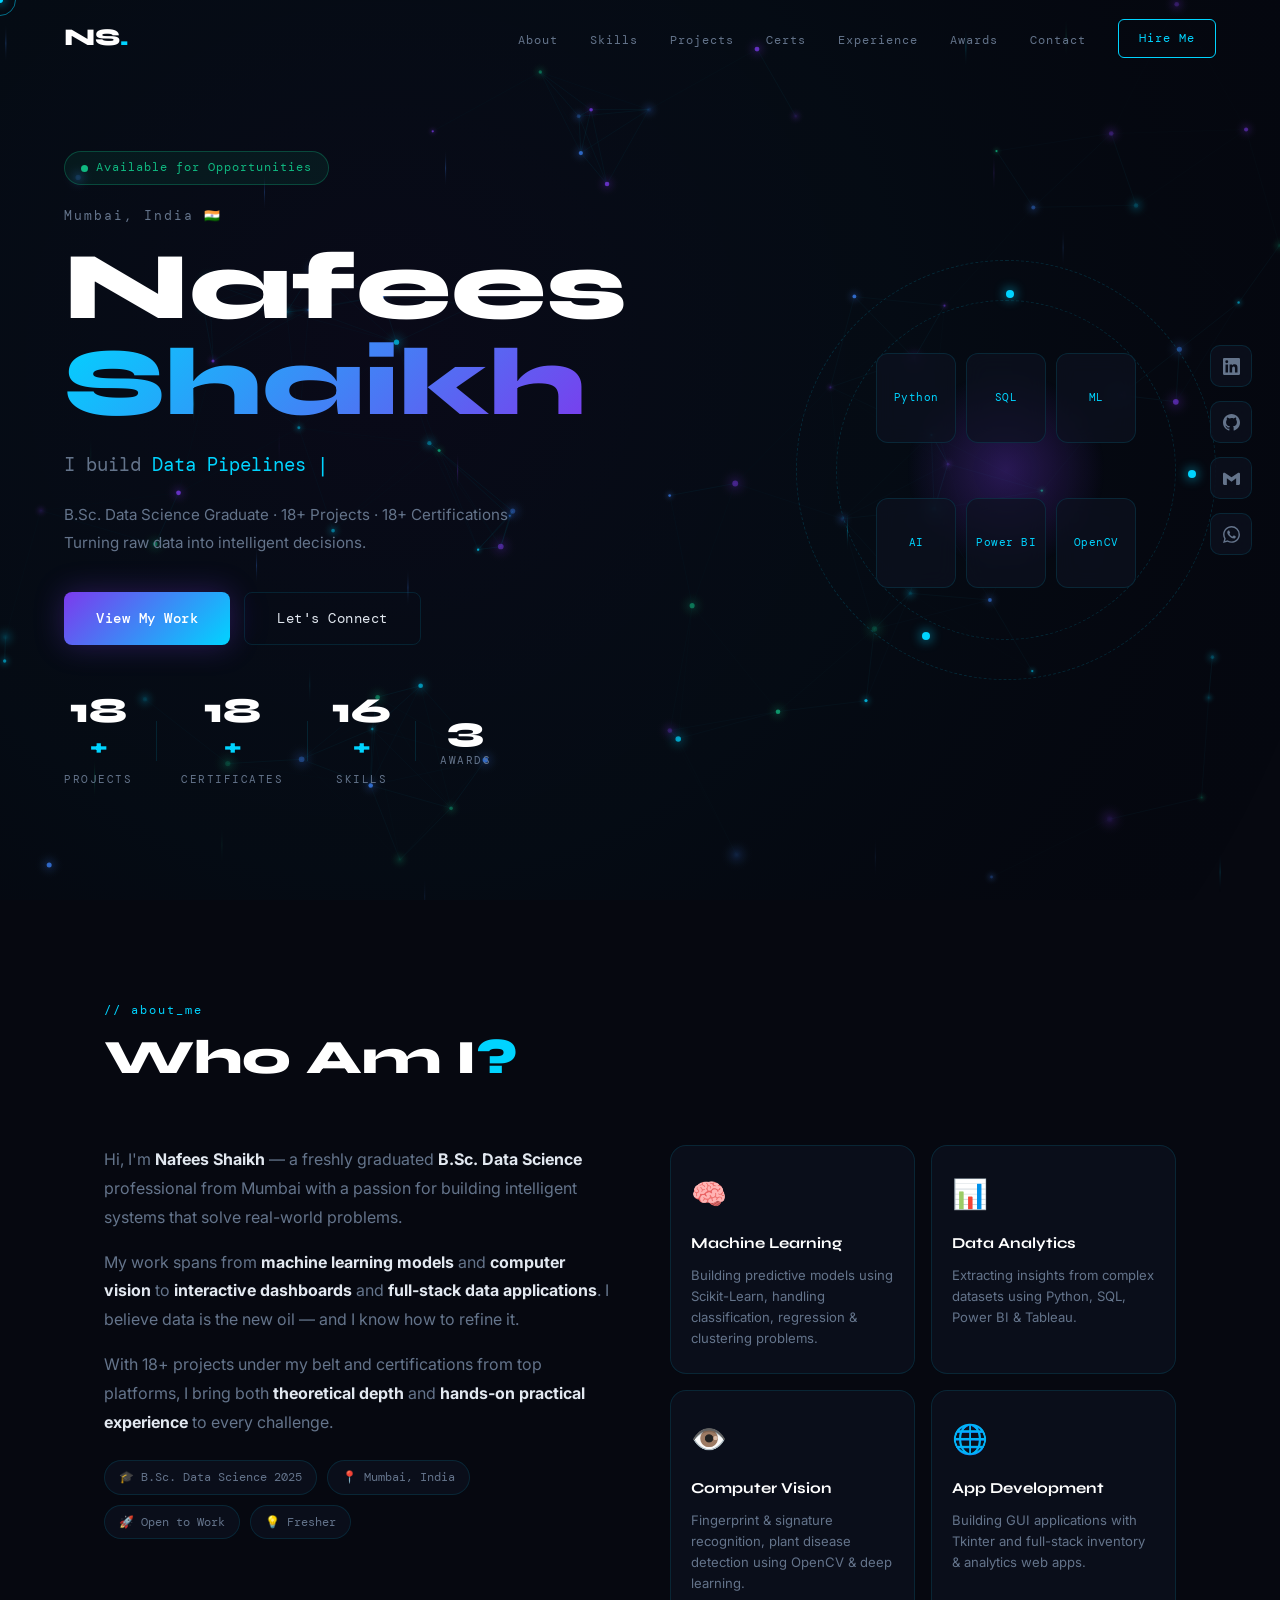
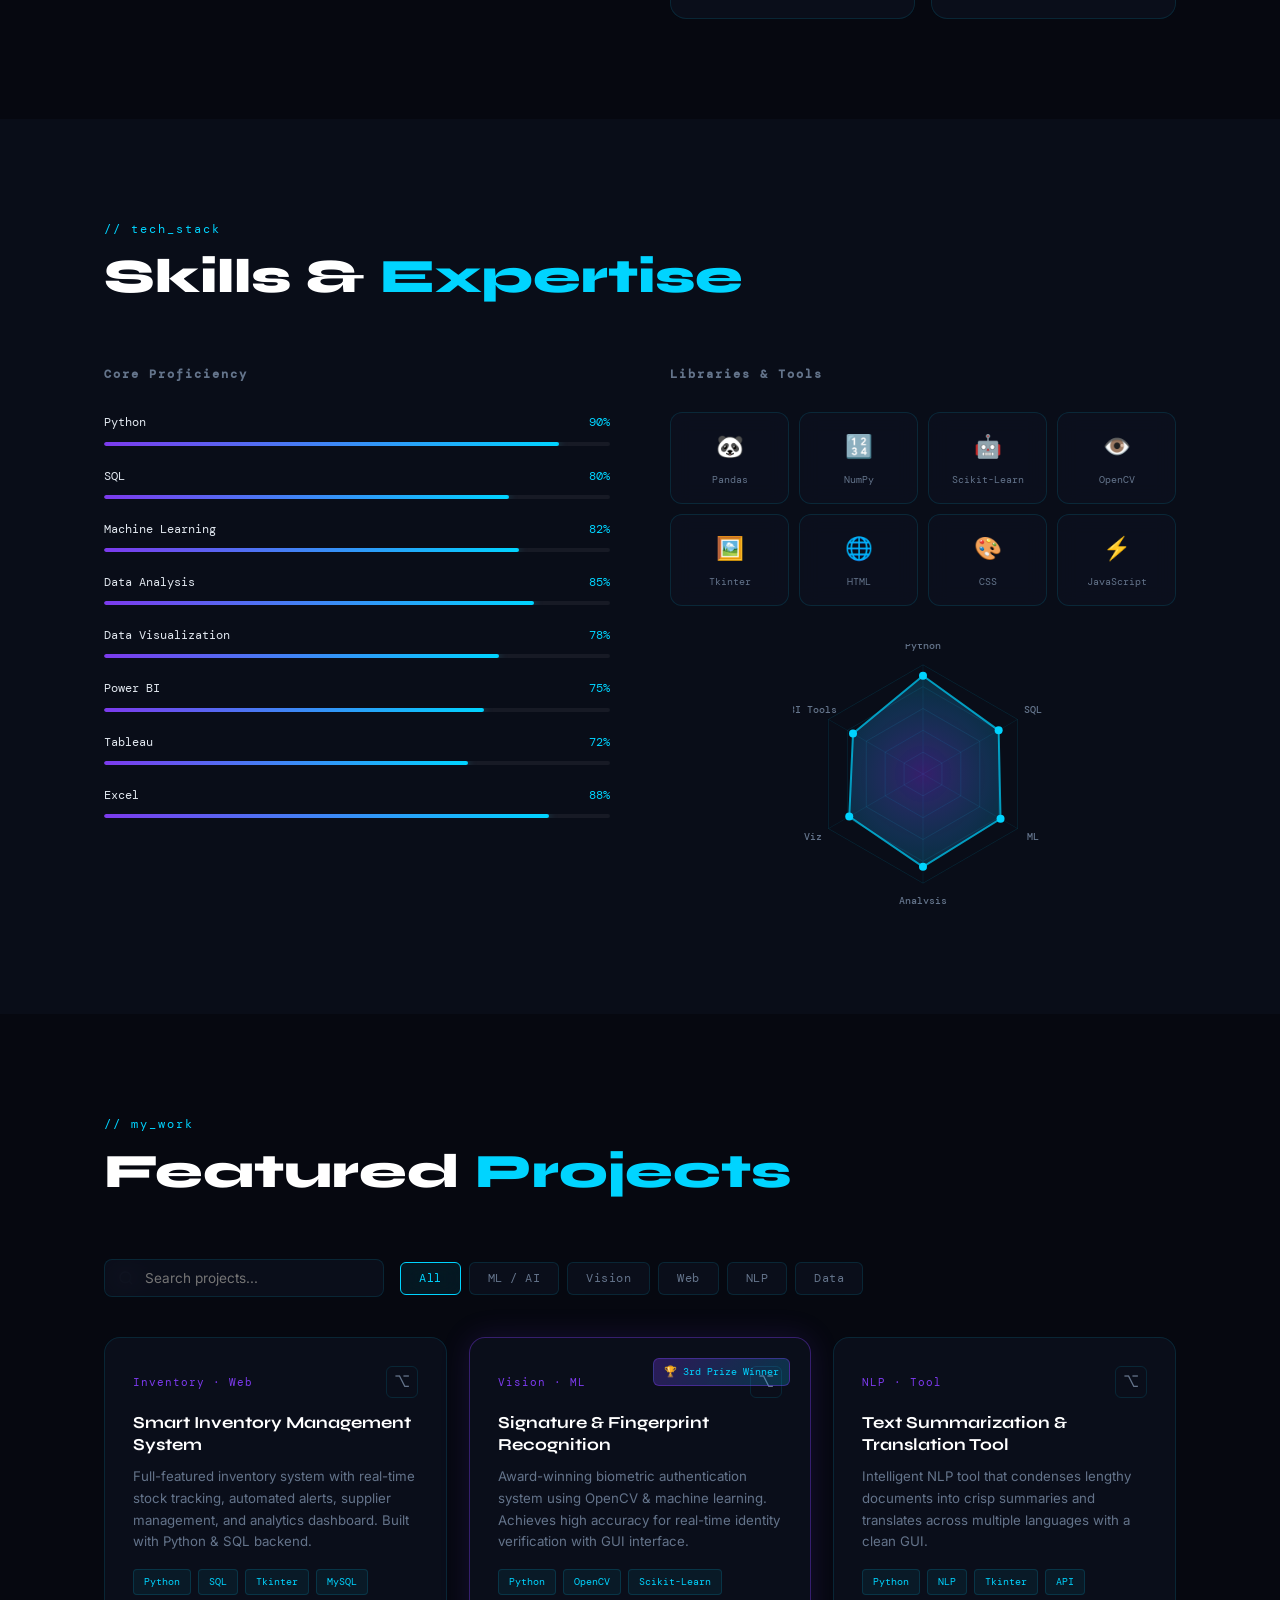
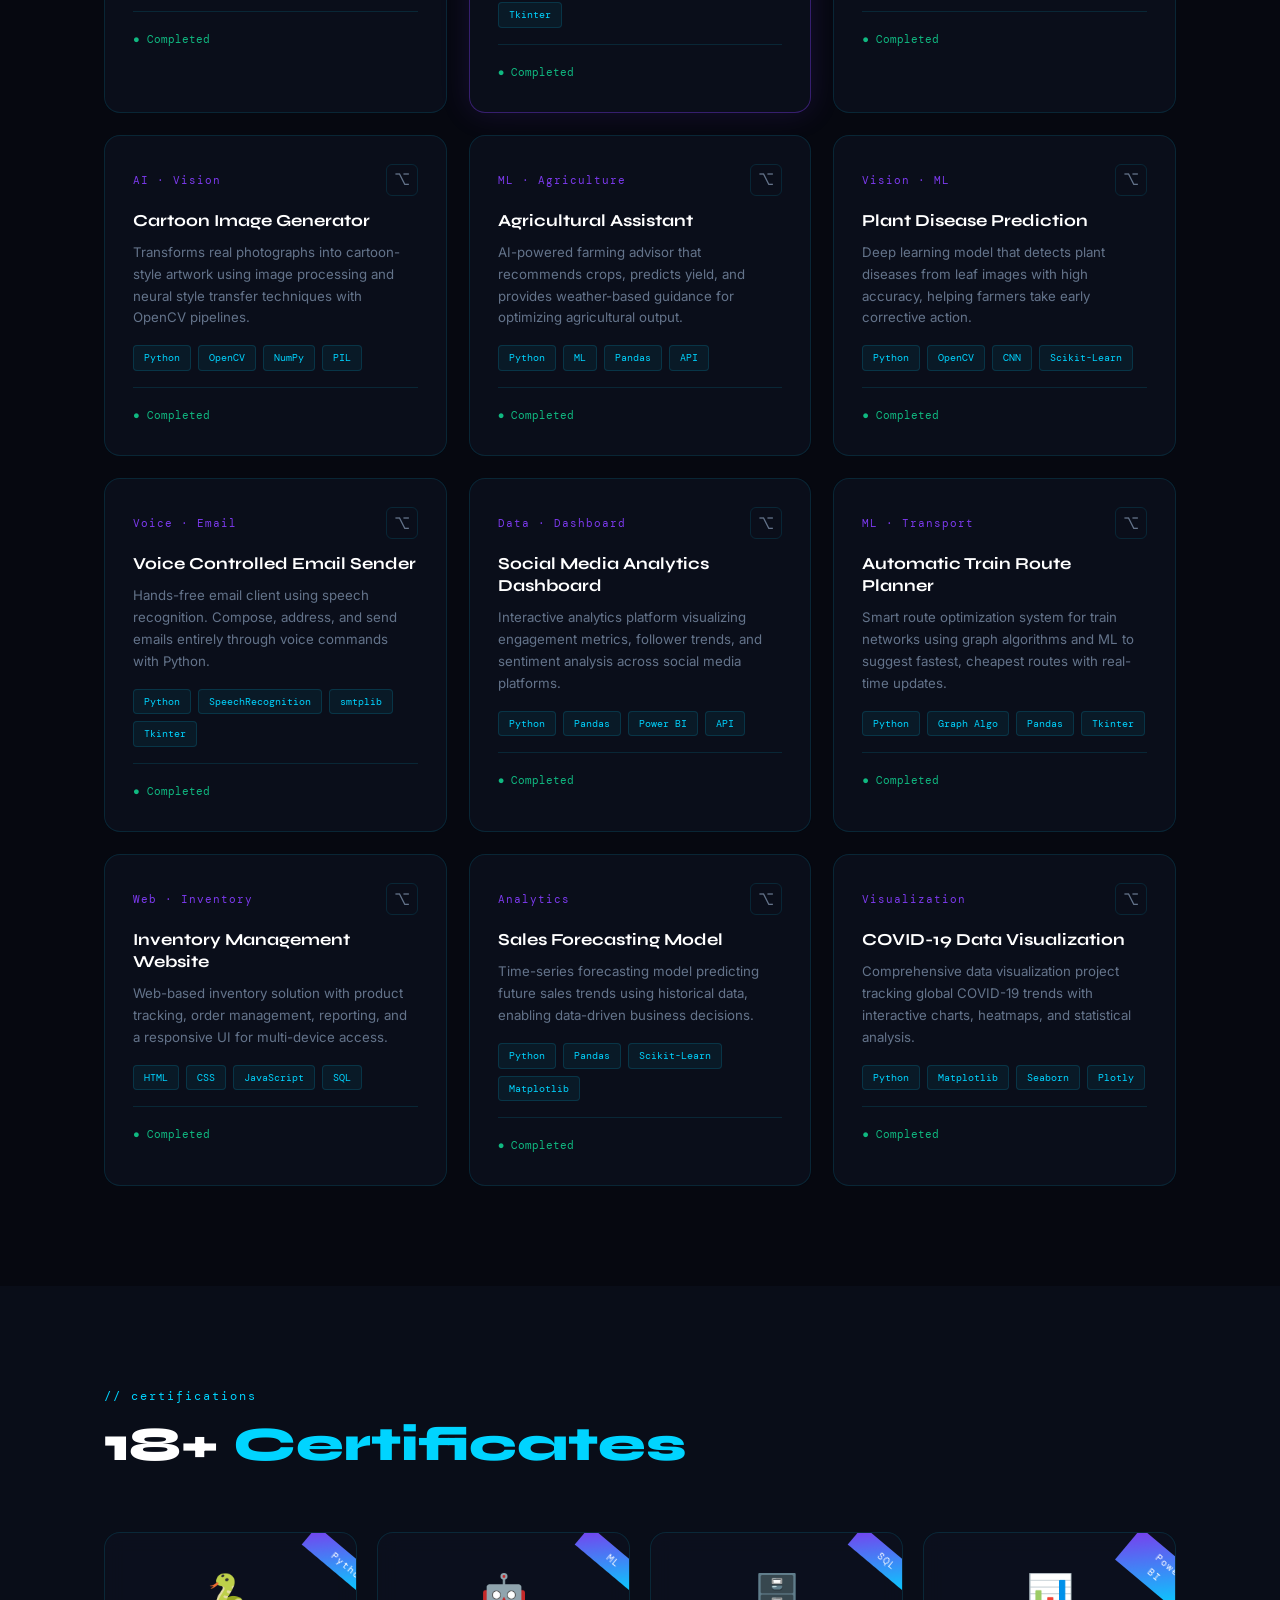
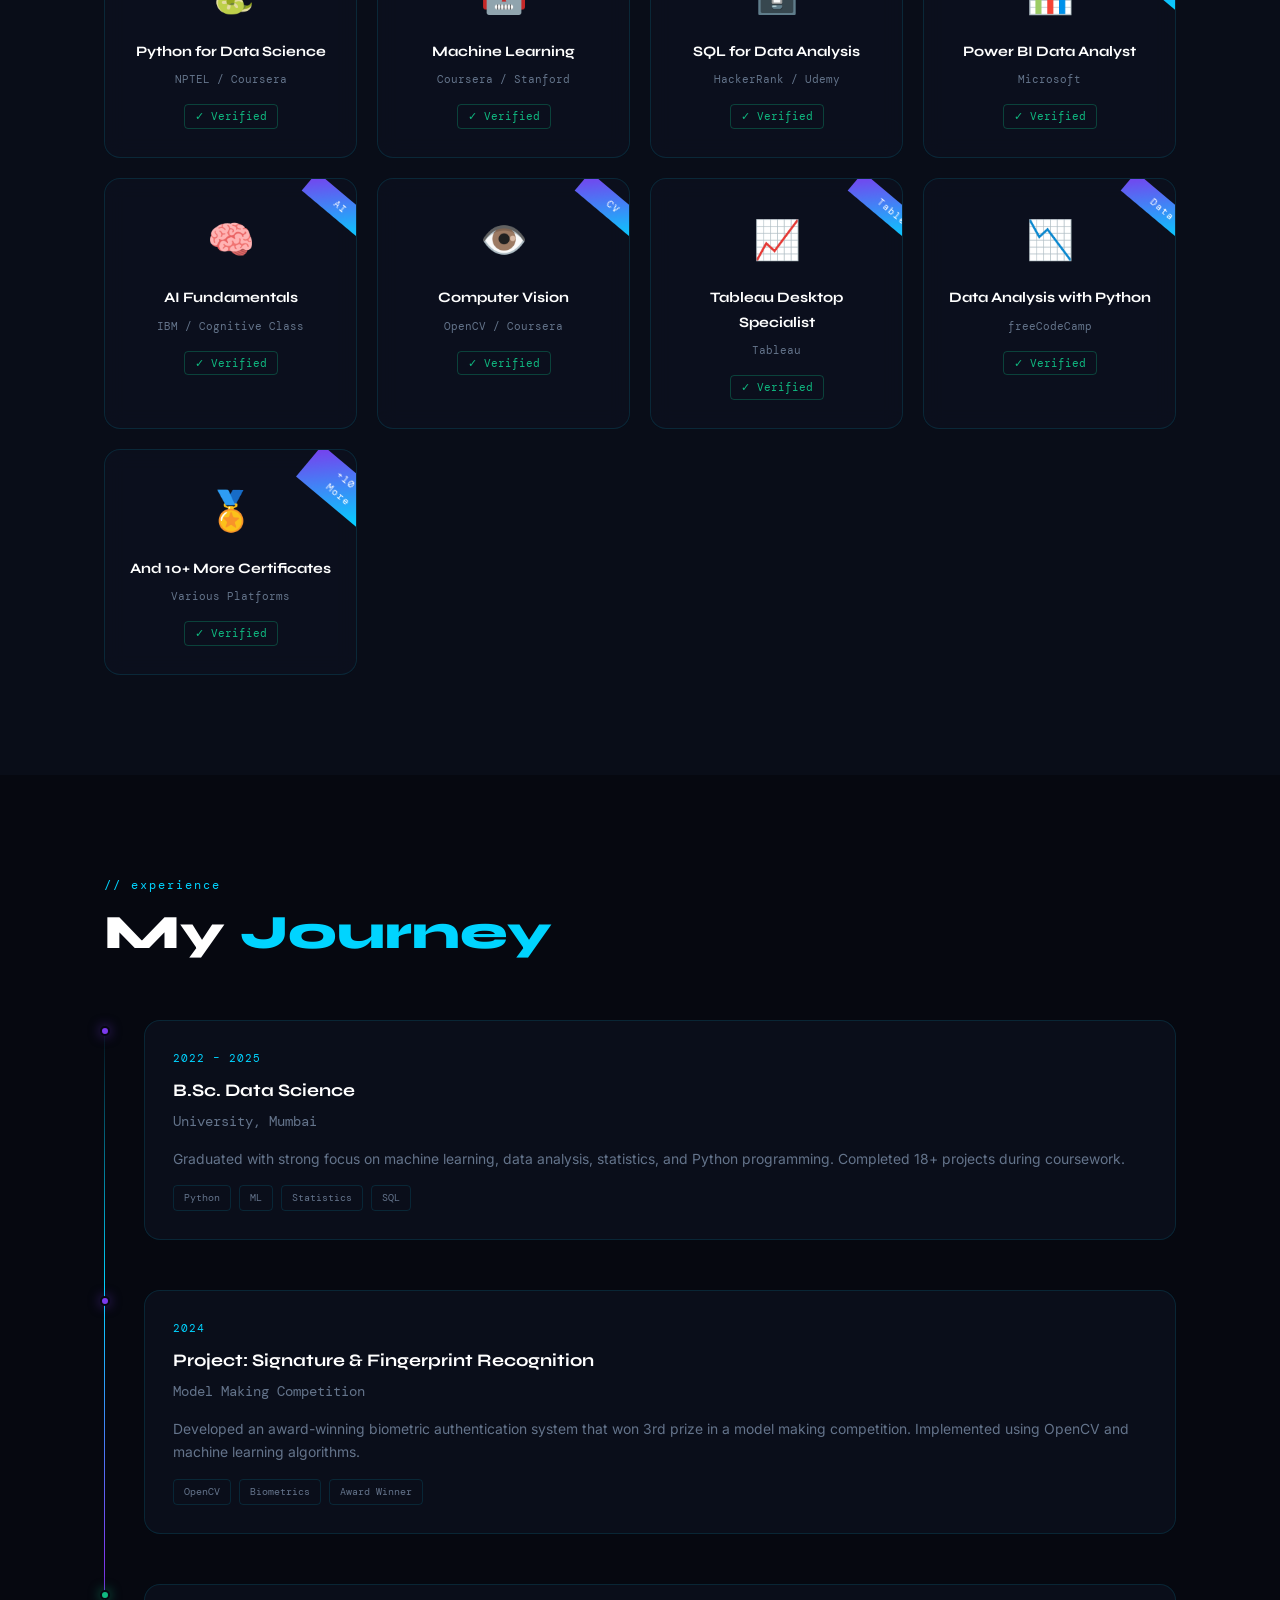
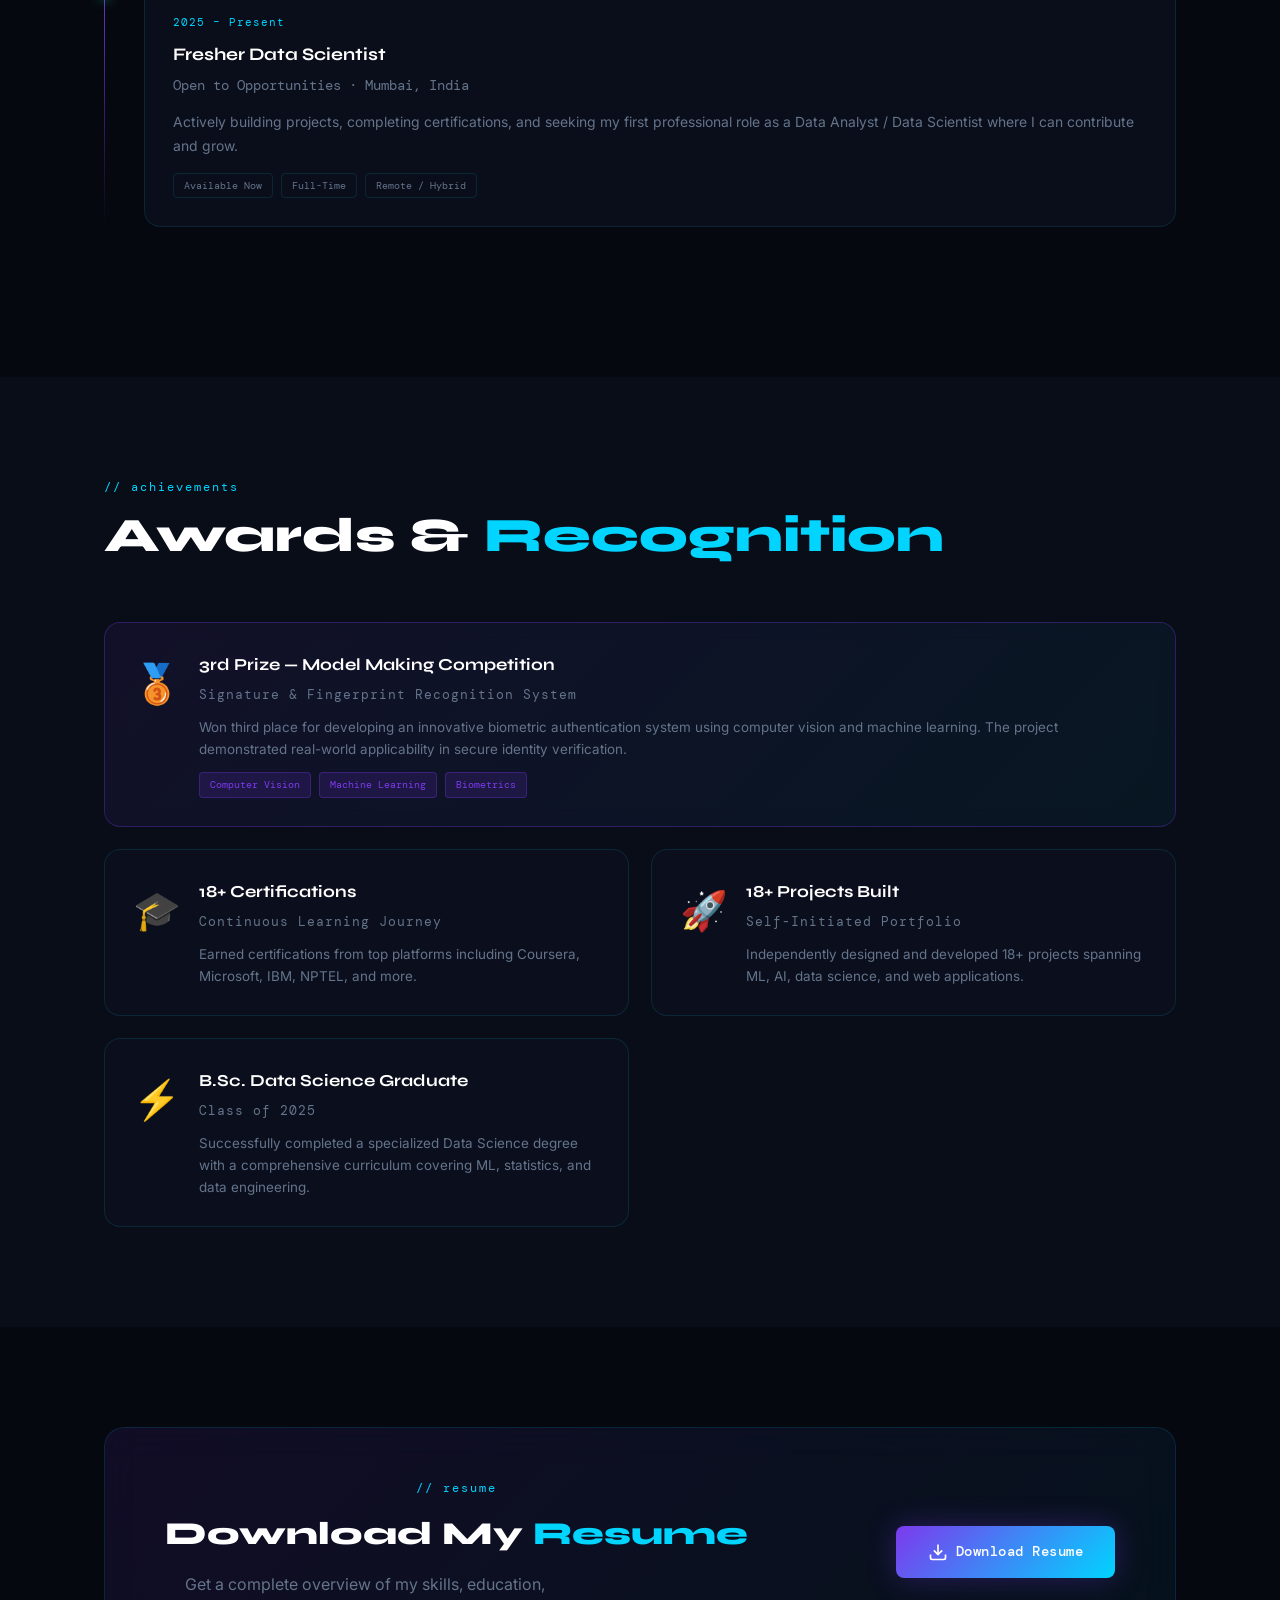
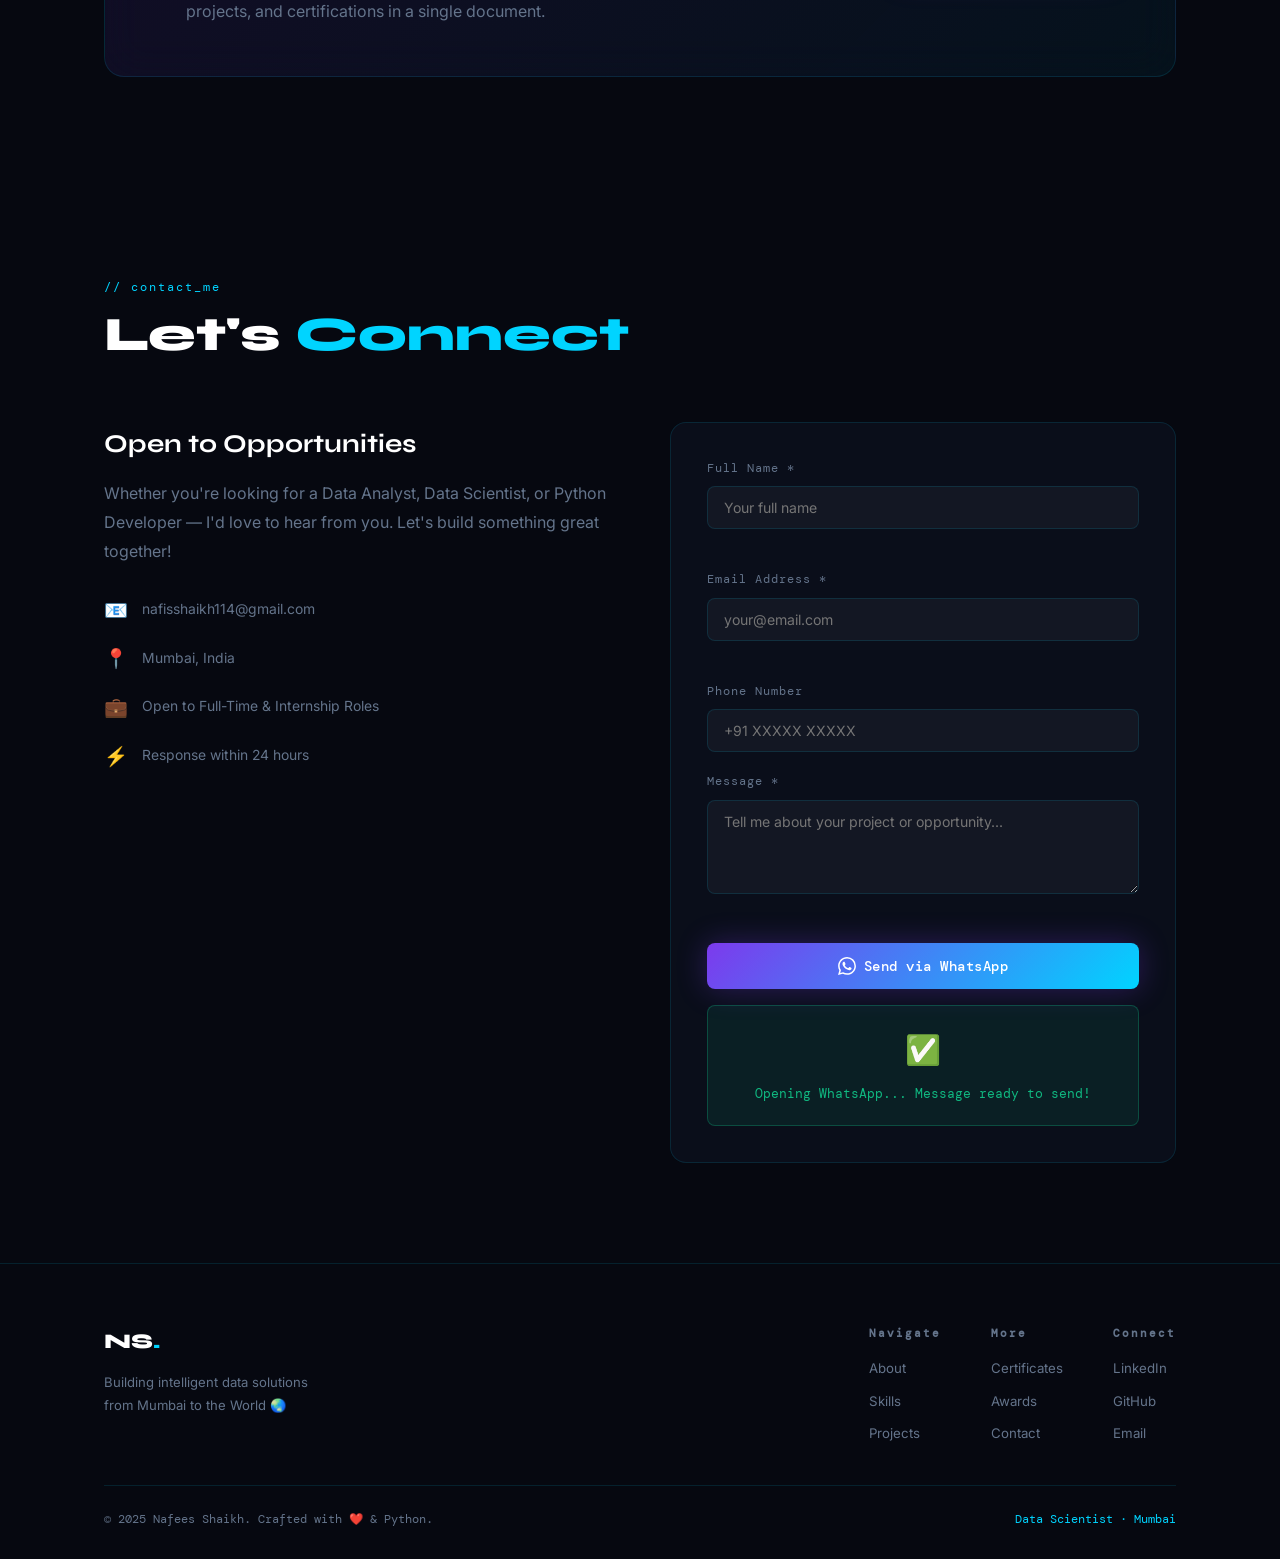
<file: files/index.html>
<!DOCTYPE html>
<html lang="en">
<head>
  <meta charset="UTF-8" />
  <meta name="viewport" content="width=device-width, initial-scale=1.0" />
  <title>Nafees Shaikh — Data Scientist & Python Developer</title>
  <meta name="description" content="Portfolio of Nafees Shaikh — Data Analyst, Data Scientist & Python Developer based in Mumbai, India." />
  <link rel="preconnect" href="https://fonts.googleapis.com" />
  <link href="https://fonts.googleapis.com/css2?family=Syne:wght@400;600;700;800&family=DM+Mono:wght@300;400;500&family=Inter:wght@300;400;500&display=swap" rel="stylesheet" />
  <link rel="stylesheet" href="style.css" />
</head>
<body>

<!-- ===== CANVAS BACKGROUND ===== -->
<canvas id="bgCanvas"></canvas>

<!-- ===== CURSOR ===== -->
<div class="cursor-dot"></div>
<div class="cursor-ring"></div>

<!-- ===== LOADER ===== -->
<div class="loader" id="loader">
  <div class="loader-inner">
    <div class="loader-bar"></div>
    <span class="loader-text">INITIALIZING<span class="blink">_</span></span>
  </div>
</div>

<!-- ===== NAV ===== -->
<nav class="nav" id="nav">
  <a class="nav-logo" href="#hero">NS<span class="accent">.</span></a>
  <ul class="nav-links">
    <li><a href="#about">About</a></li>
    <li><a href="#skills">Skills</a></li>
    <li><a href="#projects">Projects</a></li>
    <li><a href="#certificates">Certs</a></li>
    <li><a href="#experience">Experience</a></li>
    <li><a href="#achievements">Awards</a></li>
    <li><a href="#contact">Contact</a></li>
  </ul>
  <a href="#contact" class="nav-cta">Hire Me</a>
  <button class="hamburger" id="hamburger" aria-label="Menu">
    <span></span><span></span><span></span>
  </button>
</nav>

<!-- ===== MOBILE MENU ===== -->
<div class="mobile-menu" id="mobileMenu">
  <ul>
    <li><a href="#about" class="mob-link">About</a></li>
    <li><a href="#skills" class="mob-link">Skills</a></li>
    <li><a href="#projects" class="mob-link">Projects</a></li>
    <li><a href="#certificates" class="mob-link">Certs</a></li>
    <li><a href="#experience" class="mob-link">Experience</a></li>
    <li><a href="#achievements" class="mob-link">Awards</a></li>
    <li><a href="#contact" class="mob-link">Contact</a></li>
  </ul>
</div>

<!-- ===== FLOATING SOCIALS ===== -->
<div class="float-socials">
  <a href="https://linkedin.com/in/nafees-shaikh-441405251" target="_blank" class="float-icon" aria-label="LinkedIn">
    <svg viewBox="0 0 24 24" fill="currentColor"><path d="M20.447 20.452h-3.554v-5.569c0-1.328-.027-3.037-1.852-3.037-1.853 0-2.136 1.445-2.136 2.939v5.667H9.351V9h3.414v1.561h.046c.477-.9 1.637-1.85 3.37-1.85 3.601 0 4.267 2.37 4.267 5.455v6.286zM5.337 7.433a2.062 2.062 0 01-2.063-2.065 2.064 2.064 0 112.063 2.065zm1.782 13.019H3.555V9h3.564v11.452zM22.225 0H1.771C.792 0 0 .774 0 1.729v20.542C0 23.227.792 24 1.771 24h20.451C23.2 24 24 23.227 24 22.271V1.729C24 .774 23.2 0 22.222 0h.003z"/></svg>
  </a>
  <a href="https://github.com/nafees-shaikh" target="_blank" class="float-icon" aria-label="GitHub">
    <svg viewBox="0 0 24 24" fill="currentColor"><path d="M12 0C5.374 0 0 5.373 0 12c0 5.302 3.438 9.8 8.207 11.387.599.111.793-.261.793-.577v-2.234c-3.338.726-4.033-1.416-4.033-1.416-.546-1.387-1.333-1.756-1.333-1.756-1.089-.745.083-.729.083-.729 1.205.084 1.839 1.237 1.839 1.237 1.07 1.834 2.807 1.304 3.492.997.107-.775.418-1.305.762-1.604-2.665-.305-5.467-1.334-5.467-5.931 0-1.311.469-2.381 1.236-3.221-.124-.303-.535-1.524.117-3.176 0 0 1.008-.322 3.301 1.23A11.509 11.509 0 0112 5.803c1.02.005 2.047.138 3.006.404 2.291-1.552 3.297-1.23 3.297-1.23.653 1.653.242 2.874.118 3.176.77.84 1.235 1.911 1.235 3.221 0 4.609-2.807 5.624-5.479 5.921.43.372.823 1.102.823 2.222v3.293c0 .319.192.694.801.576C20.566 21.797 24 17.3 24 12c0-6.627-5.373-12-12-12z"/></svg>
  </a>
  <a href="mailto:nafisshaikh114@gmail.com" class="float-icon" aria-label="Email">
    <svg viewBox="0 0 24 24" fill="currentColor"><path d="M24 5.457v13.909c0 .904-.732 1.636-1.636 1.636h-3.819V11.73L12 16.64l-6.545-4.91v9.273H1.636A1.636 1.636 0 010 19.366V5.457c0-.9.734-1.636 1.636-1.636h.91L12 10.09l9.455-6.27h.909A1.636 1.636 0 0124 5.457z"/></svg>
  </a>
  <a href="https://wa.me/919284861005" target="_blank" class="float-icon" aria-label="WhatsApp">
    <svg viewBox="0 0 24 24" fill="currentColor"><path d="M17.472 14.382c-.297-.149-1.758-.867-2.03-.967-.273-.099-.471-.148-.67.15-.197.297-.767.966-.94 1.164-.173.199-.347.223-.644.075-.297-.15-1.255-.463-2.39-1.475-.883-.788-1.48-1.761-1.653-2.059-.173-.297-.018-.458.13-.606.134-.133.298-.347.446-.52.149-.174.198-.298.298-.497.099-.198.05-.371-.025-.52-.075-.149-.669-1.612-.916-2.207-.242-.579-.487-.5-.669-.51-.173-.008-.371-.01-.57-.01-.198 0-.52.074-.792.372-.272.297-1.04 1.016-1.04 2.479 0 1.462 1.065 2.875 1.213 3.074.149.198 2.096 3.2 5.077 4.487.709.306 1.262.489 1.694.625.712.227 1.36.195 1.871.118.571-.085 1.758-.719 2.006-1.413.248-.694.248-1.289.173-1.413-.074-.124-.272-.198-.57-.347m-5.421 7.403h-.004a9.87 9.87 0 01-5.031-1.378l-.361-.214-3.741.982.998-3.648-.235-.374a9.86 9.86 0 01-1.51-5.26c.001-5.45 4.436-9.884 9.888-9.884 2.64 0 5.122 1.03 6.988 2.898a9.825 9.825 0 012.893 6.994c-.003 5.45-4.437 9.884-9.885 9.884m8.413-18.297A11.815 11.815 0 0012.05 0C5.495 0 .16 5.335.157 11.892c0 2.096.547 4.142 1.588 5.945L.057 24l6.305-1.654a11.882 11.882 0 005.683 1.448h.005c6.554 0 11.89-5.335 11.893-11.893a11.821 11.821 0 00-3.48-8.413z"/></svg>
  </a>
</div>

<!-- ===== HERO ===== -->
<section class="hero" id="hero">
  <div class="hero-content">
    <div class="hero-badge reveal-fade">
      <span class="badge-dot"></span>
      Available for Opportunities
    </div>
    <p class="hero-greeting reveal-fade" style="--d:0.1s">Mumbai, India 🇮🇳</p>
    <h1 class="hero-name reveal-fade" style="--d:0.2s">Nafees<br /><span class="hero-name-accent">Shaikh</span></h1>
    <div class="hero-title reveal-fade" style="--d:0.35s">
      <span class="typed-prefix">I build </span>
      <span class="typed-text" id="typed"></span>
      <span class="typed-cursor">|</span>
    </div>
    <p class="hero-desc reveal-fade" style="--d:0.5s">
      B.Sc. Data Science Graduate · 18+ Projects · 18+ Certifications<br />
      Turning raw data into intelligent decisions.
    </p>
    <div class="hero-btns reveal-fade" style="--d:0.65s">
      <a href="#projects" class="btn-primary">View My Work</a>
      <a href="#contact" class="btn-outline">Let's Connect</a>
    </div>
    <div class="hero-stats reveal-fade" style="--d:0.8s">
      <div class="stat">
        <span class="stat-num" data-target="18">0</span><span class="stat-plus">+</span>
        <span class="stat-label">Projects</span>
      </div>
      <div class="stat-divider"></div>
      <div class="stat">
        <span class="stat-num" data-target="18">0</span><span class="stat-plus">+</span>
        <span class="stat-label">Certificates</span>
      </div>
      <div class="stat-divider"></div>
      <div class="stat">
        <span class="stat-num" data-target="16">0</span><span class="stat-plus">+</span>
        <span class="stat-label">Skills</span>
      </div>
      <div class="stat-divider"></div>
      <div class="stat">
        <span class="stat-num" data-target="3">0</span><span class="stat-plus"></span>
        <span class="stat-label">Awards</span>
      </div>
    </div>
  </div>
  <div class="hero-visual">
    <div class="hex-grid">
      <div class="hex h1"><span>Python</span></div>
      <div class="hex h2"><span>SQL</span></div>
      <div class="hex h3"><span>ML</span></div>
      <div class="hex h4"><span>AI</span></div>
      <div class="hex h5"><span>Power BI</span></div>
      <div class="hex h6"><span>OpenCV</span></div>
    </div>
    <div class="orbit-ring ring1"></div>
    <div class="orbit-ring ring2"></div>
    <div class="orbit-dot od1"></div>
    <div class="orbit-dot od2"></div>
    <div class="orbit-dot od3"></div>
    <div class="avatar-glow"></div>
  </div>
</section>

<!-- ===== ABOUT ===== -->
<section class="section" id="about">
  <div class="container">
    <div class="section-tag reveal-fade">// about_me</div>
    <h2 class="section-title reveal-fade">Who Am I<span class="accent">?</span></h2>
    <div class="about-grid">
      <div class="about-text reveal-left">
        <p>Hi, I'm <strong>Nafees Shaikh</strong> — a freshly graduated <strong>B.Sc. Data Science</strong> professional from Mumbai with a passion for building intelligent systems that solve real-world problems.</p>
        <p>My work spans from <strong>machine learning models</strong> and <strong>computer vision</strong> to <strong>interactive dashboards</strong> and <strong>full-stack data applications</strong>. I believe data is the new oil — and I know how to refine it.</p>
        <p>With 18+ projects under my belt and certifications from top platforms, I bring both <strong>theoretical depth</strong> and <strong>hands-on practical experience</strong> to every challenge.</p>
        <div class="about-chips">
          <span class="chip">🎓 B.Sc. Data Science 2025</span>
          <span class="chip">📍 Mumbai, India</span>
          <span class="chip">🚀 Open to Work</span>
          <span class="chip">💡 Fresher</span>
        </div>
      </div>
      <div class="about-cards reveal-right">
        <div class="about-card">
          <div class="ac-icon">🧠</div>
          <h4>Machine Learning</h4>
          <p>Building predictive models using Scikit-Learn, handling classification, regression & clustering problems.</p>
        </div>
        <div class="about-card">
          <div class="ac-icon">📊</div>
          <h4>Data Analytics</h4>
          <p>Extracting insights from complex datasets using Python, SQL, Power BI & Tableau.</p>
        </div>
        <div class="about-card">
          <div class="ac-icon">👁️</div>
          <h4>Computer Vision</h4>
          <p>Fingerprint & signature recognition, plant disease detection using OpenCV & deep learning.</p>
        </div>
        <div class="about-card">
          <div class="ac-icon">🌐</div>
          <h4>App Development</h4>
          <p>Building GUI applications with Tkinter and full-stack inventory & analytics web apps.</p>
        </div>
      </div>
    </div>
  </div>
</section>

<!-- ===== SKILLS ===== -->
<section class="section section-alt" id="skills">
  <div class="container">
    <div class="section-tag reveal-fade">// tech_stack</div>
    <h2 class="section-title reveal-fade">Skills & <span class="accent">Expertise</span></h2>
    <div class="skills-layout">
      <div class="skills-bars reveal-left">
        <h3 class="skills-sub">Core Proficiency</h3>
        <div class="skill-bar-item" data-pct="90">
          <div class="sb-header"><span>Python</span><span class="sb-pct">90%</span></div>
          <div class="sb-track"><div class="sb-fill" style="--w:90%"></div></div>
        </div>
        <div class="skill-bar-item" data-pct="80">
          <div class="sb-header"><span>SQL</span><span class="sb-pct">80%</span></div>
          <div class="sb-track"><div class="sb-fill" style="--w:80%"></div></div>
        </div>
        <div class="skill-bar-item" data-pct="82">
          <div class="sb-header"><span>Machine Learning</span><span class="sb-pct">82%</span></div>
          <div class="sb-track"><div class="sb-fill" style="--w:82%"></div></div>
        </div>
        <div class="skill-bar-item" data-pct="85">
          <div class="sb-header"><span>Data Analysis</span><span class="sb-pct">85%</span></div>
          <div class="sb-track"><div class="sb-fill" style="--w:85%"></div></div>
        </div>
        <div class="skill-bar-item" data-pct="78">
          <div class="sb-header"><span>Data Visualization</span><span class="sb-pct">78%</span></div>
          <div class="sb-track"><div class="sb-fill" style="--w:78%"></div></div>
        </div>
        <div class="skill-bar-item" data-pct="75">
          <div class="sb-header"><span>Power BI</span><span class="sb-pct">75%</span></div>
          <div class="sb-track"><div class="sb-fill" style="--w:75%"></div></div>
        </div>
        <div class="skill-bar-item" data-pct="72">
          <div class="sb-header"><span>Tableau</span><span class="sb-pct">72%</span></div>
          <div class="sb-track"><div class="sb-fill" style="--w:72%"></div></div>
        </div>
        <div class="skill-bar-item" data-pct="88">
          <div class="sb-header"><span>Excel</span><span class="sb-pct">88%</span></div>
          <div class="sb-track"><div class="sb-fill" style="--w:88%"></div></div>
        </div>
      </div>
      <div class="skills-grid reveal-right">
        <h3 class="skills-sub">Libraries & Tools</h3>
        <div class="skill-chips-grid">
          <div class="skill-chip">
            <div class="skill-chip-icon">🐼</div>
            <span>Pandas</span>
          </div>
          <div class="skill-chip">
            <div class="skill-chip-icon">🔢</div>
            <span>NumPy</span>
          </div>
          <div class="skill-chip">
            <div class="skill-chip-icon">🤖</div>
            <span>Scikit-Learn</span>
          </div>
          <div class="skill-chip">
            <div class="skill-chip-icon">👁️</div>
            <span>OpenCV</span>
          </div>
          <div class="skill-chip">
            <div class="skill-chip-icon">🖼️</div>
            <span>Tkinter</span>
          </div>
          <div class="skill-chip">
            <div class="skill-chip-icon">🌐</div>
            <span>HTML</span>
          </div>
          <div class="skill-chip">
            <div class="skill-chip-icon">🎨</div>
            <span>CSS</span>
          </div>
          <div class="skill-chip">
            <div class="skill-chip-icon">⚡</div>
            <span>JavaScript</span>
          </div>
        </div>
        <!-- Mini radar chart -->
        <div class="radar-wrap">
          <canvas id="radarChart" width="260" height="260"></canvas>
        </div>
      </div>
    </div>
  </div>
</section>

<!-- ===== PROJECTS ===== -->
<section class="section" id="projects">
  <div class="container">
    <div class="section-tag reveal-fade">// my_work</div>
    <h2 class="section-title reveal-fade">Featured <span class="accent">Projects</span></h2>
    <!-- Filter + Search -->
    <div class="proj-controls reveal-fade">
      <div class="proj-search-wrap">
        <svg class="search-icon" viewBox="0 0 24 24" fill="none" stroke="currentColor" stroke-width="2"><circle cx="11" cy="11" r="8"/><path d="m21 21-4.35-4.35"/></svg>
        <input type="text" id="projSearch" placeholder="Search projects..." class="proj-search" />
      </div>
      <div class="filter-btns">
        <button class="filter-btn active" data-filter="all">All</button>
        <button class="filter-btn" data-filter="ml">ML / AI</button>
        <button class="filter-btn" data-filter="vision">Vision</button>
        <button class="filter-btn" data-filter="web">Web</button>
        <button class="filter-btn" data-filter="nlp">NLP</button>
        <button class="filter-btn" data-filter="data">Data</button>
      </div>
    </div>
    <div class="projects-grid" id="projectsGrid">

      <div class="proj-card reveal-fade" data-cat="data web">
        <div class="proj-top">
          <div class="proj-tag">Inventory · Web</div>
          <div class="proj-links">
            <a href="#" class="proj-link" title="GitHub">⌥</a>
          </div>
        </div>
        <h3 class="proj-title">Smart Inventory Management System</h3>
        <p class="proj-desc">Full-featured inventory system with real-time stock tracking, automated alerts, supplier management, and analytics dashboard. Built with Python & SQL backend.</p>
        <div class="proj-tech">
          <span>Python</span><span>SQL</span><span>Tkinter</span><span>MySQL</span>
        </div>
        <div class="proj-footer">
          <span class="proj-status active-status">● Completed</span>
        </div>
      </div>

      <div class="proj-card reveal-fade featured" data-cat="vision ml">
        <div class="proj-badge">🏆 3rd Prize Winner</div>
        <div class="proj-top">
          <div class="proj-tag">Vision · ML</div>
          <div class="proj-links"><a href="#" class="proj-link">⌥</a></div>
        </div>
        <h3 class="proj-title">Signature & Fingerprint Recognition</h3>
        <p class="proj-desc">Award-winning biometric authentication system using OpenCV & machine learning. Achieves high accuracy for real-time identity verification with GUI interface.</p>
        <div class="proj-tech">
          <span>Python</span><span>OpenCV</span><span>Scikit-Learn</span><span>Tkinter</span>
        </div>
        <div class="proj-footer">
          <span class="proj-status active-status">● Completed</span>
        </div>
      </div>

      <div class="proj-card reveal-fade" data-cat="nlp ml">
        <div class="proj-top">
          <div class="proj-tag">NLP · Tool</div>
          <div class="proj-links"><a href="#" class="proj-link">⌥</a></div>
        </div>
        <h3 class="proj-title">Text Summarization & Translation Tool</h3>
        <p class="proj-desc">Intelligent NLP tool that condenses lengthy documents into crisp summaries and translates across multiple languages with a clean GUI.</p>
        <div class="proj-tech">
          <span>Python</span><span>NLP</span><span>Tkinter</span><span>API</span>
        </div>
        <div class="proj-footer">
          <span class="proj-status active-status">● Completed</span>
        </div>
      </div>

      <div class="proj-card reveal-fade" data-cat="ml vision">
        <div class="proj-top">
          <div class="proj-tag">AI · Vision</div>
          <div class="proj-links"><a href="#" class="proj-link">⌥</a></div>
        </div>
        <h3 class="proj-title">Cartoon Image Generator</h3>
        <p class="proj-desc">Transforms real photographs into cartoon-style artwork using image processing and neural style transfer techniques with OpenCV pipelines.</p>
        <div class="proj-tech">
          <span>Python</span><span>OpenCV</span><span>NumPy</span><span>PIL</span>
        </div>
        <div class="proj-footer">
          <span class="proj-status active-status">● Completed</span>
        </div>
      </div>

      <div class="proj-card reveal-fade" data-cat="ml data">
        <div class="proj-top">
          <div class="proj-tag">ML · Agriculture</div>
          <div class="proj-links"><a href="#" class="proj-link">⌥</a></div>
        </div>
        <h3 class="proj-title">Agricultural Assistant</h3>
        <p class="proj-desc">AI-powered farming advisor that recommends crops, predicts yield, and provides weather-based guidance for optimizing agricultural output.</p>
        <div class="proj-tech">
          <span>Python</span><span>ML</span><span>Pandas</span><span>API</span>
        </div>
        <div class="proj-footer">
          <span class="proj-status active-status">● Completed</span>
        </div>
      </div>

      <div class="proj-card reveal-fade" data-cat="vision ml">
        <div class="proj-top">
          <div class="proj-tag">Vision · ML</div>
          <div class="proj-links"><a href="#" class="proj-link">⌥</a></div>
        </div>
        <h3 class="proj-title">Plant Disease Prediction</h3>
        <p class="proj-desc">Deep learning model that detects plant diseases from leaf images with high accuracy, helping farmers take early corrective action.</p>
        <div class="proj-tech">
          <span>Python</span><span>OpenCV</span><span>CNN</span><span>Scikit-Learn</span>
        </div>
        <div class="proj-footer">
          <span class="proj-status active-status">● Completed</span>
        </div>
      </div>

      <div class="proj-card reveal-fade" data-cat="ml nlp">
        <div class="proj-top">
          <div class="proj-tag">Voice · Email</div>
          <div class="proj-links"><a href="#" class="proj-link">⌥</a></div>
        </div>
        <h3 class="proj-title">Voice Controlled Email Sender</h3>
        <p class="proj-desc">Hands-free email client using speech recognition. Compose, address, and send emails entirely through voice commands with Python.</p>
        <div class="proj-tech">
          <span>Python</span><span>SpeechRecognition</span><span>smtplib</span><span>Tkinter</span>
        </div>
        <div class="proj-footer">
          <span class="proj-status active-status">● Completed</span>
        </div>
      </div>

      <div class="proj-card reveal-fade" data-cat="data web">
        <div class="proj-top">
          <div class="proj-tag">Data · Dashboard</div>
          <div class="proj-links"><a href="#" class="proj-link">⌥</a></div>
        </div>
        <h3 class="proj-title">Social Media Analytics Dashboard</h3>
        <p class="proj-desc">Interactive analytics platform visualizing engagement metrics, follower trends, and sentiment analysis across social media platforms.</p>
        <div class="proj-tech">
          <span>Python</span><span>Pandas</span><span>Power BI</span><span>API</span>
        </div>
        <div class="proj-footer">
          <span class="proj-status active-status">● Completed</span>
        </div>
      </div>

      <div class="proj-card reveal-fade" data-cat="ml data">
        <div class="proj-top">
          <div class="proj-tag">ML · Transport</div>
          <div class="proj-links"><a href="#" class="proj-link">⌥</a></div>
        </div>
        <h3 class="proj-title">Automatic Train Route Planner</h3>
        <p class="proj-desc">Smart route optimization system for train networks using graph algorithms and ML to suggest fastest, cheapest routes with real-time updates.</p>
        <div class="proj-tech">
          <span>Python</span><span>Graph Algo</span><span>Pandas</span><span>Tkinter</span>
        </div>
        <div class="proj-footer">
          <span class="proj-status active-status">● Completed</span>
        </div>
      </div>

      <div class="proj-card reveal-fade" data-cat="web data">
        <div class="proj-top">
          <div class="proj-tag">Web · Inventory</div>
          <div class="proj-links"><a href="#" class="proj-link">⌥</a></div>
        </div>
        <h3 class="proj-title">Inventory Management Website</h3>
        <p class="proj-desc">Web-based inventory solution with product tracking, order management, reporting, and a responsive UI for multi-device access.</p>
        <div class="proj-tech">
          <span>HTML</span><span>CSS</span><span>JavaScript</span><span>SQL</span>
        </div>
        <div class="proj-footer">
          <span class="proj-status active-status">● Completed</span>
        </div>
      </div>

      <div class="proj-card reveal-fade" data-cat="data ml">
        <div class="proj-top">
          <div class="proj-tag">Analytics</div>
          <div class="proj-links"><a href="#" class="proj-link">⌥</a></div>
        </div>
        <h3 class="proj-title">Sales Forecasting Model</h3>
        <p class="proj-desc">Time-series forecasting model predicting future sales trends using historical data, enabling data-driven business decisions.</p>
        <div class="proj-tech">
          <span>Python</span><span>Pandas</span><span>Scikit-Learn</span><span>Matplotlib</span>
        </div>
        <div class="proj-footer">
          <span class="proj-status active-status">● Completed</span>
        </div>
      </div>

      <div class="proj-card reveal-fade" data-cat="data">
        <div class="proj-top">
          <div class="proj-tag">Visualization</div>
          <div class="proj-links"><a href="#" class="proj-link">⌥</a></div>
        </div>
        <h3 class="proj-title">COVID-19 Data Visualization</h3>
        <p class="proj-desc">Comprehensive data visualization project tracking global COVID-19 trends with interactive charts, heatmaps, and statistical analysis.</p>
        <div class="proj-tech">
          <span>Python</span><span>Matplotlib</span><span>Seaborn</span><span>Plotly</span>
        </div>
        <div class="proj-footer">
          <span class="proj-status active-status">● Completed</span>
        </div>
      </div>

    </div>
    <div class="no-results" id="noResults" style="display:none">No projects found.</div>
  </div>
</section>

<!-- ===== CERTIFICATES ===== -->
<section class="section section-alt" id="certificates">
  <div class="container">
    <div class="section-tag reveal-fade">// certifications</div>
    <h2 class="section-title reveal-fade">18+ <span class="accent">Certificates</span></h2>
    <div class="certs-grid">
      <div class="cert-card reveal-fade">
        <div class="cert-ribbon">Python</div>
        <div class="cert-icon">🐍</div>
        <h4>Python for Data Science</h4>
        <p>NPTEL / Coursera</p>
        <div class="cert-verified">✓ Verified</div>
      </div>
      <div class="cert-card reveal-fade">
        <div class="cert-ribbon">ML</div>
        <div class="cert-icon">🤖</div>
        <h4>Machine Learning</h4>
        <p>Coursera / Stanford</p>
        <div class="cert-verified">✓ Verified</div>
      </div>
      <div class="cert-card reveal-fade">
        <div class="cert-ribbon">SQL</div>
        <div class="cert-icon">🗄️</div>
        <h4>SQL for Data Analysis</h4>
        <p>HackerRank / Udemy</p>
        <div class="cert-verified">✓ Verified</div>
      </div>
      <div class="cert-card reveal-fade">
        <div class="cert-ribbon">Power BI</div>
        <div class="cert-icon">📊</div>
        <h4>Power BI Data Analyst</h4>
        <p>Microsoft</p>
        <div class="cert-verified">✓ Verified</div>
      </div>
      <div class="cert-card reveal-fade">
        <div class="cert-ribbon">AI</div>
        <div class="cert-icon">🧠</div>
        <h4>AI Fundamentals</h4>
        <p>IBM / Cognitive Class</p>
        <div class="cert-verified">✓ Verified</div>
      </div>
      <div class="cert-card reveal-fade">
        <div class="cert-ribbon">CV</div>
        <div class="cert-icon">👁️</div>
        <h4>Computer Vision</h4>
        <p>OpenCV / Coursera</p>
        <div class="cert-verified">✓ Verified</div>
      </div>
      <div class="cert-card reveal-fade">
        <div class="cert-ribbon">Tableau</div>
        <div class="cert-icon">📈</div>
        <h4>Tableau Desktop Specialist</h4>
        <p>Tableau</p>
        <div class="cert-verified">✓ Verified</div>
      </div>
      <div class="cert-card reveal-fade">
        <div class="cert-ribbon">Data</div>
        <div class="cert-icon">📉</div>
        <h4>Data Analysis with Python</h4>
        <p>freeCodeCamp</p>
        <div class="cert-verified">✓ Verified</div>
      </div>
      <div class="cert-card reveal-fade">
        <div class="cert-ribbon">+10 More</div>
        <div class="cert-icon">🏅</div>
        <h4>And 10+ More Certificates</h4>
        <p>Various Platforms</p>
        <div class="cert-verified">✓ Verified</div>
      </div>
    </div>
  </div>
</section>

<!-- ===== EXPERIENCE ===== -->
<section class="section" id="experience">
  <div class="container">
    <div class="section-tag reveal-fade">// experience</div>
    <h2 class="section-title reveal-fade">My <span class="accent">Journey</span></h2>
    <div class="timeline">
      <div class="tl-item reveal-left">
        <div class="tl-dot"></div>
        <div class="tl-content">
          <div class="tl-period">2022 – 2025</div>
          <h3>B.Sc. Data Science</h3>
          <p class="tl-company">University, Mumbai</p>
          <p>Graduated with strong focus on machine learning, data analysis, statistics, and Python programming. Completed 18+ projects during coursework.</p>
          <div class="tl-tags"><span>Python</span><span>ML</span><span>Statistics</span><span>SQL</span></div>
        </div>
      </div>
      <div class="tl-item reveal-right">
        <div class="tl-dot"></div>
        <div class="tl-content">
          <div class="tl-period">2024</div>
          <h3>Project: Signature & Fingerprint Recognition</h3>
          <p class="tl-company">Model Making Competition</p>
          <p>Developed an award-winning biometric authentication system that won 3rd prize in a model making competition. Implemented using OpenCV and machine learning algorithms.</p>
          <div class="tl-tags"><span>OpenCV</span><span>Biometrics</span><span>Award Winner</span></div>
        </div>
      </div>
      <div class="tl-item reveal-left">
        <div class="tl-dot active-dot"></div>
        <div class="tl-content">
          <div class="tl-period">2025 – Present</div>
          <h3>Fresher Data Scientist</h3>
          <p class="tl-company">Open to Opportunities · Mumbai, India</p>
          <p>Actively building projects, completing certifications, and seeking my first professional role as a Data Analyst / Data Scientist where I can contribute and grow.</p>
          <div class="tl-tags"><span>Available Now</span><span>Full-Time</span><span>Remote / Hybrid</span></div>
        </div>
      </div>
    </div>
  </div>
</section>

<!-- ===== ACHIEVEMENTS ===== -->
<section class="section section-alt" id="achievements">
  <div class="container">
    <div class="section-tag reveal-fade">// achievements</div>
    <h2 class="section-title reveal-fade">Awards & <span class="accent">Recognition</span></h2>
    <div class="achieve-grid">
      <div class="achieve-card main-achieve reveal-fade">
        <div class="achieve-medal">🥉</div>
        <div class="achieve-content">
          <h3>3rd Prize — Model Making Competition</h3>
          <p class="achieve-sub">Signature & Fingerprint Recognition System</p>
          <p>Won third place for developing an innovative biometric authentication system using computer vision and machine learning. The project demonstrated real-world applicability in secure identity verification.</p>
          <div class="achieve-tags"><span>Computer Vision</span><span>Machine Learning</span><span>Biometrics</span></div>
        </div>
      </div>
      <div class="achieve-card reveal-fade">
        <div class="achieve-medal">🎓</div>
        <div class="achieve-content">
          <h3>18+ Certifications</h3>
          <p class="achieve-sub">Continuous Learning Journey</p>
          <p>Earned certifications from top platforms including Coursera, Microsoft, IBM, NPTEL, and more.</p>
        </div>
      </div>
      <div class="achieve-card reveal-fade">
        <div class="achieve-medal">🚀</div>
        <div class="achieve-content">
          <h3>18+ Projects Built</h3>
          <p class="achieve-sub">Self-Initiated Portfolio</p>
          <p>Independently designed and developed 18+ projects spanning ML, AI, data science, and web applications.</p>
        </div>
      </div>
      <div class="achieve-card reveal-fade">
        <div class="achieve-medal">⚡</div>
        <div class="achieve-content">
          <h3>B.Sc. Data Science Graduate</h3>
          <p class="achieve-sub">Class of 2025</p>
          <p>Successfully completed a specialized Data Science degree with a comprehensive curriculum covering ML, statistics, and data engineering.</p>
        </div>
      </div>
    </div>
  </div>
</section>

<!-- ===== RESUME ===== -->
<section class="section resume-section" id="resume">
  <div class="container">
    <div class="resume-inner reveal-fade">
      <div class="resume-text">
        <div class="section-tag">// resume</div>
        <h2>Download My <span class="accent">Resume</span></h2>
        <p>Get a complete overview of my skills, education, projects, and certifications in a single document.</p>
      </div>
      <a href="assets/Nafees_Shaikh_Resume.pdf" download class="btn-primary resume-btn">
        <svg viewBox="0 0 24 24" fill="none" stroke="currentColor" stroke-width="2" width="20"><path d="M21 15v4a2 2 0 01-2 2H5a2 2 0 01-2-2v-4"/><polyline points="7 10 12 15 17 10"/><line x1="12" y1="15" x2="12" y2="3"/></svg>
        Download Resume
      </a>
    </div>
  </div>
</section>

<!-- ===== CONTACT ===== -->
<section class="section" id="contact">
  <div class="container">
    <div class="section-tag reveal-fade">// contact_me</div>
    <h2 class="section-title reveal-fade">Let's <span class="accent">Connect</span></h2>
    <div class="contact-grid">
      <div class="contact-info reveal-left">
        <h3>Open to Opportunities</h3>
        <p>Whether you're looking for a Data Analyst, Data Scientist, or Python Developer — I'd love to hear from you. Let's build something great together!</p>
        <div class="contact-details">
          <div class="cd-item">
            <span class="cd-icon">📧</span>
            <a href="mailto:nafisshaikh114@gmail.com">nafisshaikh114@gmail.com</a>
          </div>
          <div class="cd-item">
            <span class="cd-icon">📍</span>
            <span>Mumbai, India</span>
          </div>
          <div class="cd-item">
            <span class="cd-icon">💼</span>
            <span>Open to Full-Time & Internship Roles</span>
          </div>
          <div class="cd-item">
            <span class="cd-icon">⚡</span>
            <span>Response within 24 hours</span>
          </div>
        </div>
      </div>
      <div class="contact-form-wrap reveal-right">
        <form class="contact-form" id="contactForm" novalidate>
          <div class="form-group">
            <label for="fname">Full Name *</label>
            <input type="text" id="fname" placeholder="Your full name" required />
            <span class="form-error" id="fnameErr"></span>
          </div>
          <div class="form-group">
            <label for="femail">Email Address *</label>
            <input type="email" id="femail" placeholder="your@email.com" required />
            <span class="form-error" id="femailErr"></span>
          </div>
          <div class="form-group">
            <label for="fphone">Phone Number</label>
            <input type="tel" id="fphone" placeholder="+91 XXXXX XXXXX" />
          </div>
          <div class="form-group">
            <label for="fmsg">Message *</label>
            <textarea id="fmsg" rows="4" placeholder="Tell me about your project or opportunity..." required></textarea>
            <span class="form-error" id="fmsgErr"></span>
          </div>
          <button type="submit" class="btn-primary submit-btn" id="submitBtn">
            <svg viewBox="0 0 24 24" fill="currentColor" width="18"><path d="M17.472 14.382c-.297-.149-1.758-.867-2.03-.967-.273-.099-.471-.148-.67.15-.197.297-.767.966-.94 1.164-.173.199-.347.223-.644.075-.297-.15-1.255-.463-2.39-1.475-.883-.788-1.48-1.761-1.653-2.059-.173-.297-.018-.458.13-.606.134-.133.298-.347.446-.52.149-.174.198-.298.298-.497.099-.198.05-.371-.025-.52-.075-.149-.669-1.612-.916-2.207-.242-.579-.487-.5-.669-.51-.173-.008-.371-.01-.57-.01-.198 0-.52.074-.792.372-.272.297-1.04 1.016-1.04 2.479 0 1.462 1.065 2.875 1.213 3.074.149.198 2.096 3.2 5.077 4.487.709.306 1.262.489 1.694.625.712.227 1.36.195 1.871.118.571-.085 1.758-.719 2.006-1.413.248-.694.248-1.289.173-1.413-.074-.124-.272-.198-.57-.347m-5.421 7.403h-.004a9.87 9.87 0 01-5.031-1.378l-.361-.214-3.741.982.998-3.648-.235-.374a9.86 9.86 0 01-1.51-5.26c.001-5.45 4.436-9.884 9.888-9.884 2.64 0 5.122 1.03 6.988 2.898a9.825 9.825 0 012.893 6.994c-.003 5.45-4.437 9.884-9.885 9.884m8.413-18.297A11.815 11.815 0 0012.05 0C5.495 0 .16 5.335.157 11.892c0 2.096.547 4.142 1.588 5.945L.057 24l6.305-1.654a11.882 11.882 0 005.683 1.448h.005c6.554 0 11.89-5.335 11.893-11.893a11.821 11.821 0 00-3.48-8.413z"/></svg>
            Send via WhatsApp
          </button>
          <div class="form-success" id="formSuccess">
            <div class="success-icon">✅</div>
            <p>Opening WhatsApp... Message ready to send!</p>
          </div>
        </form>
      </div>
    </div>
  </div>
</section>

<!-- ===== FOOTER ===== -->
<footer class="footer">
  <div class="container">
    <div class="footer-top">
      <div class="footer-brand">
        <span class="nav-logo">NS<span class="accent">.</span></span>
        <p>Building intelligent data solutions<br />from Mumbai to the World 🌏</p>
      </div>
      <div class="footer-links">
        <div class="fl-col">
          <h5>Navigate</h5>
          <a href="#about">About</a>
          <a href="#skills">Skills</a>
          <a href="#projects">Projects</a>
        </div>
        <div class="fl-col">
          <h5>More</h5>
          <a href="#certificates">Certificates</a>
          <a href="#achievements">Awards</a>
          <a href="#contact">Contact</a>
        </div>
        <div class="fl-col">
          <h5>Connect</h5>
          <a href="https://linkedin.com/in/nafees-shaikh-441405251" target="_blank">LinkedIn</a>
          <a href="https://github.com/nafees-shaikh" target="_blank">GitHub</a>
          <a href="mailto:nafisshaikh114@gmail.com">Email</a>
        </div>
      </div>
    </div>
    <div class="footer-bottom">
      <span>© 2025 Nafees Shaikh. Crafted with ❤️ & Python.</span>
      <span class="footer-tag">Data Scientist · Mumbai</span>
    </div>
  </div>
</footer>

<script src="script.js"></script>
</body>
</html>
</file>
<file: files/style.css>
/* ===================================================
   NAFEES SHAIKH — PORTFOLIO CSS
   Theme: Dark Futuristic · Glassmorphism · Premium
   =================================================== */

/* ── Root Variables ─────────────────────────────── */
:root {
  --bg:        #060810;
  --bg2:       #080c14;
  --surface:   #0d1220;
  --glass:     rgba(13, 18, 32, 0.7);
  --border:    rgba(0, 212, 255, 0.12);
  --accent:    #00d4ff;
  --accent2:   #7c3aed;
  --accent3:   #10b981;
  --text:      #e2e8f0;
  --muted:     #64748b;
  --white:     #ffffff;
  --font-head: 'Syne', sans-serif;
  --font-mono: 'DM Mono', monospace;
  --font-body: 'Inter', sans-serif;
  --radius:    16px;
  --glow:      0 0 40px rgba(0, 212, 255, 0.15);
  --glow2:     0 0 60px rgba(124, 58, 237, 0.2);
}

/* ── Reset ──────────────────────────────────────── */
*, *::before, *::after { box-sizing: border-box; margin: 0; padding: 0; }
html { scroll-behavior: smooth; }
body {
  background: var(--bg);
  color: var(--text);
  font-family: var(--font-body);
  font-size: 16px;
  line-height: 1.7;
  overflow-x: hidden;
  cursor: none;
}
a { color: inherit; text-decoration: none; }
img { max-width: 100%; display: block; }
button { cursor: none; border: none; background: none; }
input, textarea, button { font-family: var(--font-body); }

/* ── Canvas Background ──────────────────────────── */
#bgCanvas {
  position: fixed;
  inset: 0;
  z-index: 0;
  pointer-events: none;
}

/* ── Custom Cursor ──────────────────────────────── */
.cursor-dot {
  width: 6px; height: 6px;
  background: var(--accent);
  border-radius: 50%;
  position: fixed; top: 0; left: 0;
  z-index: 9999; pointer-events: none;
  transform: translate(-50%, -50%);
  transition: transform 0.05s;
  box-shadow: 0 0 10px var(--accent);
}
.cursor-ring {
  width: 32px; height: 32px;
  border: 1.5px solid rgba(0, 212, 255, 0.5);
  border-radius: 50%;
  position: fixed; top: 0; left: 0;
  z-index: 9998; pointer-events: none;
  transform: translate(-50%, -50%);
  transition: transform 0.12s ease, width 0.2s, height 0.2s, border-color 0.2s;
}
.cursor-ring.hovering {
  width: 48px; height: 48px;
  border-color: var(--accent);
  background: rgba(0, 212, 255, 0.05);
}

/* ── Loader ─────────────────────────────────────── */
.loader {
  position: fixed; inset: 0; z-index: 10000;
  background: var(--bg);
  display: flex; align-items: center; justify-content: center;
  transition: opacity 0.6s ease, visibility 0.6s ease;
}
.loader.hidden { opacity: 0; visibility: hidden; }
.loader-inner { text-align: center; }
.loader-text {
  display: block;
  font-family: var(--font-mono);
  font-size: 0.75rem;
  color: var(--accent);
  letter-spacing: 4px;
  margin-bottom: 16px;
}
.loader-bar {
  width: 200px; height: 2px;
  background: rgba(0,212,255,0.1);
  border-radius: 2px;
  overflow: hidden;
  margin: 0 auto;
}
.loader-bar::after {
  content: '';
  display: block; height: 100%;
  width: 0;
  background: linear-gradient(90deg, var(--accent2), var(--accent));
  animation: loadBar 1.6s ease forwards;
}
@keyframes loadBar { to { width: 100%; } }
.blink { animation: blink 0.8s step-end infinite; }
@keyframes blink { 50% { opacity: 0; } }

/* ── Navigation ─────────────────────────────────── */
.nav {
  position: fixed; top: 0; left: 0; right: 0;
  z-index: 100;
  display: flex; align-items: center;
  padding: 18px 5%;
  transition: background 0.3s, backdrop-filter 0.3s, border-bottom 0.3s;
}
.nav.scrolled {
  background: rgba(6, 8, 16, 0.85);
  backdrop-filter: blur(20px);
  border-bottom: 1px solid var(--border);
}
.nav-logo {
  font-family: var(--font-head);
  font-size: 1.5rem;
  font-weight: 800;
  color: var(--white);
  margin-right: auto;
}
.nav-links {
  list-style: none;
  display: flex; gap: 32px;
  margin-right: 32px;
}
.nav-links a {
  font-family: var(--font-mono);
  font-size: 0.78rem;
  letter-spacing: 1px;
  color: var(--muted);
  transition: color 0.2s;
  position: relative;
}
.nav-links a::after {
  content: '';
  position: absolute; left: 0; bottom: -4px;
  width: 0; height: 1px;
  background: var(--accent);
  transition: width 0.3s;
}
.nav-links a:hover { color: var(--accent); }
.nav-links a:hover::after { width: 100%; }
.nav-cta {
  font-family: var(--font-mono);
  font-size: 0.75rem;
  letter-spacing: 1px;
  padding: 8px 20px;
  border: 1px solid var(--accent);
  border-radius: 6px;
  color: var(--accent);
  transition: all 0.25s;
}
.nav-cta:hover {
  background: var(--accent);
  color: var(--bg);
}
.hamburger {
  display: none;
  flex-direction: column; gap: 5px;
  padding: 4px;
  margin-left: 20px;
}
.hamburger span {
  display: block; width: 24px; height: 2px;
  background: var(--text);
  transition: all 0.3s;
}
.hamburger.open span:nth-child(1) { transform: rotate(45deg) translate(5px, 5px); }
.hamburger.open span:nth-child(2) { opacity: 0; }
.hamburger.open span:nth-child(3) { transform: rotate(-45deg) translate(5px, -5px); }

/* ── Mobile Menu ────────────────────────────────── */
.mobile-menu {
  display: none;
  position: fixed;
  top: 0; left: 0; right: 0; bottom: 0;
  background: rgba(6, 8, 16, 0.97);
  backdrop-filter: blur(20px);
  z-index: 99;
  align-items: center; justify-content: center;
  flex-direction: column;
}
.mobile-menu.open { display: flex; }
.mobile-menu ul { list-style: none; text-align: center; }
.mobile-menu ul li { margin: 20px 0; }
.mob-link {
  font-family: var(--font-head);
  font-size: 2rem;
  font-weight: 700;
  color: var(--text);
  transition: color 0.2s;
}
.mob-link:hover { color: var(--accent); }

/* ── Float Socials ──────────────────────────────── */
.float-socials {
  position: fixed;
  right: 28px; top: 50%;
  transform: translateY(-50%);
  z-index: 90;
  display: flex; flex-direction: column; gap: 14px;
}
.float-icon {
  width: 42px; height: 42px;
  background: var(--glass);
  border: 1px solid var(--border);
  border-radius: 10px;
  display: flex; align-items: center; justify-content: center;
  color: var(--muted);
  backdrop-filter: blur(10px);
  transition: all 0.25s;
}
.float-icon svg { width: 17px; height: 17px; }
.float-icon:hover {
  color: var(--accent);
  border-color: var(--accent);
  box-shadow: 0 0 20px rgba(0,212,255,0.2);
  transform: translateX(-4px);
}

/* ── Buttons ─────────────────────────────────────── */
.btn-primary {
  display: inline-flex; align-items: center; gap: 8px;
  padding: 14px 32px;
  background: linear-gradient(135deg, var(--accent2), var(--accent));
  color: var(--white);
  border-radius: 8px;
  font-family: var(--font-mono);
  font-size: 0.85rem;
  letter-spacing: 0.5px;
  font-weight: 500;
  transition: all 0.3s;
  box-shadow: 0 0 30px rgba(124, 58, 237, 0.3);
}
.btn-primary:hover {
  transform: translateY(-2px);
  box-shadow: 0 0 50px rgba(0, 212, 255, 0.4);
}
.btn-outline {
  display: inline-flex; align-items: center; gap: 8px;
  padding: 14px 32px;
  border: 1px solid var(--border);
  color: var(--text);
  border-radius: 8px;
  font-family: var(--font-mono);
  font-size: 0.85rem;
  letter-spacing: 0.5px;
  backdrop-filter: blur(10px);
  transition: all 0.3s;
}
.btn-outline:hover {
  border-color: var(--accent);
  color: var(--accent);
  background: rgba(0,212,255,0.05);
}

/* ── Container & Sections ───────────────────────── */
.container {
  max-width: 1200px;
  margin: 0 auto;
  padding: 0 5%;
}
.section {
  padding: 100px 0;
  position: relative;
  z-index: 1;
}
.section-alt { background: rgba(13, 18, 32, 0.5); }
.section-tag {
  font-family: var(--font-mono);
  font-size: 0.75rem;
  color: var(--accent);
  letter-spacing: 2px;
  margin-bottom: 12px;
}
.section-title {
  font-family: var(--font-head);
  font-size: clamp(2rem, 4vw, 3rem);
  font-weight: 800;
  color: var(--white);
  margin-bottom: 60px;
  line-height: 1.1;
}
.accent { color: var(--accent); }

/* ── Reveal Animations ──────────────────────────── */
.reveal-fade { opacity: 0; transform: translateY(30px); transition: opacity 0.7s ease, transform 0.7s ease; }
.reveal-left { opacity: 0; transform: translateX(-40px); transition: opacity 0.7s ease, transform 0.7s ease; }
.reveal-right { opacity: 0; transform: translateX(40px); transition: opacity 0.7s ease, transform 0.7s ease; }
.reveal-fade.visible, .reveal-left.visible, .reveal-right.visible {
  opacity: 1; transform: none;
}

/* ── HERO ────────────────────────────────────────── */
.hero {
  min-height: 100vh;
  display: flex; align-items: center;
  padding: 120px 5% 80px;
  max-width: 1300px;
  margin: 0 auto;
  gap: 60px;
  position: relative; z-index: 1;
}
.hero-content { flex: 1; }
.hero-badge {
  display: inline-flex; align-items: center; gap: 8px;
  padding: 6px 16px;
  border: 1px solid rgba(16, 185, 129, 0.3);
  background: rgba(16, 185, 129, 0.08);
  border-radius: 100px;
  font-family: var(--font-mono);
  font-size: 0.72rem;
  color: var(--accent3);
  letter-spacing: 1px;
  margin-bottom: 20px;
  animation: fadeSlideUp 0.6s ease forwards;
}
.badge-dot {
  width: 7px; height: 7px;
  border-radius: 50%;
  background: var(--accent3);
  animation: pulse 2s ease infinite;
}
@keyframes pulse {
  0%, 100% { box-shadow: 0 0 0 0 rgba(16,185,129,0.5); }
  50% { box-shadow: 0 0 0 8px rgba(16,185,129,0); }
}
.hero-greeting {
  font-family: var(--font-mono);
  font-size: 0.8rem;
  color: var(--muted);
  letter-spacing: 2px;
  margin-bottom: 12px;
  opacity: 0;
  animation: fadeSlideUp 0.6s ease calc(var(--d, 0s)) forwards;
}
.hero-name {
  font-family: var(--font-head);
  font-size: clamp(3rem, 8vw, 6rem);
  font-weight: 800;
  line-height: 1;
  color: var(--white);
  margin-bottom: 18px;
  opacity: 0;
  animation: fadeSlideUp 0.6s ease calc(var(--d, 0s)) forwards;
}
.hero-name-accent {
  background: linear-gradient(135deg, var(--accent), var(--accent2));
  -webkit-background-clip: text;
  -webkit-text-fill-color: transparent;
  background-clip: text;
}
.hero-title {
  font-family: var(--font-mono);
  font-size: clamp(1rem, 2vw, 1.2rem);
  color: var(--muted);
  margin-bottom: 20px;
  opacity: 0;
  animation: fadeSlideUp 0.6s ease calc(var(--d, 0s)) forwards;
  min-height: 30px;
}
.typed-text { color: var(--accent); }
.typed-cursor {
  color: var(--accent);
  animation: blink 0.7s step-end infinite;
}
.hero-desc {
  color: var(--muted);
  font-size: 0.95rem;
  margin-bottom: 36px;
  opacity: 0;
  animation: fadeSlideUp 0.6s ease calc(var(--d, 0s)) forwards;
  line-height: 1.8;
}
.hero-btns {
  display: flex; gap: 14px; flex-wrap: wrap;
  margin-bottom: 48px;
  opacity: 0;
  animation: fadeSlideUp 0.6s ease calc(var(--d, 0s)) forwards;
}
.hero-stats {
  display: flex; gap: 0; align-items: center;
  opacity: 0;
  animation: fadeSlideUp 0.6s ease calc(var(--d, 0s)) forwards;
}
.stat { text-align: center; padding: 0 24px; }
.stat:first-child { padding-left: 0; }
.stat-num {
  font-family: var(--font-head);
  font-size: 2.2rem;
  font-weight: 800;
  color: var(--white);
  display: block;
  line-height: 1;
}
.stat-plus { color: var(--accent); font-family: var(--font-head); font-size: 1.4rem; font-weight: 800; }
.stat-label {
  font-family: var(--font-mono);
  font-size: 0.68rem;
  color: var(--muted);
  letter-spacing: 1.5px;
  text-transform: uppercase;
  display: block;
  margin-top: 4px;
}
.stat-divider {
  width: 1px; height: 40px;
  background: var(--border);
}

@keyframes fadeSlideUp {
  to { opacity: 1; transform: translateY(0); }
  from { opacity: 0; transform: translateY(24px); }
}

/* Hero Visual */
.hero-visual {
  flex: 0 0 420px;
  position: relative;
  height: 420px;
  display: flex; align-items: center; justify-content: center;
}
.hex-grid {
  position: relative;
  width: 280px; height: 280px;
  display: flex; flex-wrap: wrap;
  gap: 10px;
  justify-content: center;
  align-items: center;
}
.hex {
  width: 80px; height: 90px;
  background: var(--glass);
  border: 1px solid var(--border);
  backdrop-filter: blur(10px);
  display: flex; align-items: center; justify-content: center;
  border-radius: 12px;
  font-family: var(--font-mono);
  font-size: 0.7rem;
  color: var(--accent);
  letter-spacing: 0.5px;
  transition: all 0.3s;
  cursor: default;
  position: relative;
  z-index: 2;
}
.hex:hover {
  background: rgba(0,212,255,0.1);
  border-color: var(--accent);
  box-shadow: 0 0 30px rgba(0,212,255,0.2);
  transform: scale(1.08);
}
.h1 { animation: hexFloat 4s ease-in-out infinite 0s; }
.h2 { animation: hexFloat 4s ease-in-out infinite 0.4s; }
.h3 { animation: hexFloat 4s ease-in-out infinite 0.8s; }
.h4 { animation: hexFloat 4s ease-in-out infinite 1.2s; }
.h5 { animation: hexFloat 4s ease-in-out infinite 1.6s; }
.h6 { animation: hexFloat 4s ease-in-out infinite 2s; }
@keyframes hexFloat {
  0%, 100% { transform: translateY(0); }
  50% { transform: translateY(-8px); }
}
.orbit-ring {
  position: absolute;
  border: 1px dashed rgba(0,212,255,0.15);
  border-radius: 50%;
  animation: spin 20s linear infinite;
}
.ring1 { width: 340px; height: 340px; }
.ring2 { width: 420px; height: 420px; animation-direction: reverse; animation-duration: 30s; }
@keyframes spin { to { transform: rotate(360deg); } }
.orbit-dot {
  position: absolute;
  width: 8px; height: 8px;
  border-radius: 50%;
  background: var(--accent);
  box-shadow: 0 0 12px var(--accent);
}
.od1 { top: 30px; left: 50%; animation: orbitMove1 6s linear infinite; }
.od2 { top: 50%; right: 20px; animation: orbitMove2 8s linear infinite; }
.od3 { bottom: 40px; left: 30%; animation: orbitMove3 5s linear infinite; }
@keyframes orbitMove1 { 0%,100%{transform:translateX(-50%) scale(1)} 50%{transform:translateX(-50%) scale(1.5)} }
@keyframes orbitMove2 { 0%,100%{transform:translateY(-50%)} 50%{transform:translateY(-50%) translateX(10px)} }
@keyframes orbitMove3 { 0%,100%{opacity:1} 50%{opacity:0.3} }
.avatar-glow {
  position: absolute;
  width: 200px; height: 200px;
  border-radius: 50%;
  background: radial-gradient(circle, rgba(124,58,237,0.3) 0%, transparent 70%);
  z-index: 0;
}

/* ── ABOUT ───────────────────────────────────────── */
.about-grid {
  display: grid;
  grid-template-columns: 1fr 1fr;
  gap: 60px;
  align-items: start;
}
.about-text p {
  margin-bottom: 16px;
  color: var(--muted);
  line-height: 1.8;
}
.about-text strong { color: var(--text); }
.about-chips {
  display: flex; flex-wrap: wrap; gap: 10px;
  margin-top: 24px;
}
.chip {
  padding: 6px 14px;
  border: 1px solid var(--border);
  border-radius: 100px;
  font-family: var(--font-mono);
  font-size: 0.75rem;
  color: var(--muted);
  background: var(--glass);
  backdrop-filter: blur(10px);
  transition: all 0.25s;
}
.chip:hover { border-color: var(--accent); color: var(--accent); }
.about-cards {
  display: grid;
  grid-template-columns: 1fr 1fr;
  gap: 16px;
}
.about-card {
  padding: 24px 20px;
  background: var(--glass);
  border: 1px solid var(--border);
  border-radius: var(--radius);
  backdrop-filter: blur(10px);
  transition: all 0.3s;
}
.about-card:hover {
  border-color: rgba(0,212,255,0.3);
  transform: translateY(-4px);
  box-shadow: var(--glow);
}
.ac-icon { font-size: 1.8rem; margin-bottom: 12px; }
.about-card h4 {
  font-family: var(--font-head);
  font-size: 0.95rem;
  color: var(--white);
  margin-bottom: 8px;
}
.about-card p { font-size: 0.82rem; color: var(--muted); line-height: 1.6; }

/* ── SKILLS ──────────────────────────────────────── */
.skills-layout {
  display: grid;
  grid-template-columns: 1fr 1fr;
  gap: 60px;
  align-items: start;
}
.skills-sub {
  font-family: var(--font-mono);
  font-size: 0.75rem;
  color: var(--muted);
  letter-spacing: 2px;
  margin-bottom: 28px;
}
.skill-bar-item { margin-bottom: 20px; }
.sb-header {
  display: flex; justify-content: space-between;
  font-family: var(--font-mono);
  font-size: 0.78rem;
  color: var(--text);
  margin-bottom: 8px;
}
.sb-pct { color: var(--accent); }
.sb-track {
  height: 4px;
  background: rgba(255,255,255,0.06);
  border-radius: 4px;
  overflow: hidden;
}
.sb-fill {
  height: 100%;
  width: 0;
  background: linear-gradient(90deg, var(--accent2), var(--accent));
  border-radius: 4px;
  transition: width 1.2s cubic-bezier(0.4, 0, 0.2, 1);
  box-shadow: 0 0 10px rgba(0,212,255,0.4);
}
.sb-fill.animate { width: var(--w); }

.skill-chips-grid {
  display: grid;
  grid-template-columns: repeat(4, 1fr);
  gap: 10px;
  margin-bottom: 28px;
}
.skill-chip {
  padding: 14px 10px;
  background: var(--glass);
  border: 1px solid var(--border);
  border-radius: 12px;
  backdrop-filter: blur(10px);
  text-align: center;
  transition: all 0.3s;
  cursor: default;
}
.skill-chip:hover {
  border-color: var(--accent);
  transform: translateY(-4px);
  box-shadow: 0 0 20px rgba(0,212,255,0.15);
}
.skill-chip-icon { font-size: 1.4rem; margin-bottom: 6px; }
.skill-chip span {
  font-family: var(--font-mono);
  font-size: 0.65rem;
  color: var(--muted);
  display: block;
}
.radar-wrap {
  display: flex; justify-content: center;
  padding: 10px 0;
}
#radarChart { max-width: 260px; }

/* ── PROJECTS ────────────────────────────────────── */
.proj-controls {
  display: flex;
  flex-wrap: wrap;
  gap: 16px;
  align-items: center;
  margin-bottom: 40px;
}
.proj-search-wrap {
  position: relative;
  flex: 0 0 280px;
}
.search-icon {
  position: absolute; left: 14px; top: 50%; transform: translateY(-50%);
  width: 16px; color: var(--muted);
}
.proj-search {
  width: 100%;
  padding: 10px 14px 10px 40px;
  background: var(--glass);
  border: 1px solid var(--border);
  border-radius: 8px;
  color: var(--text);
  font-size: 0.85rem;
  backdrop-filter: blur(10px);
  outline: none;
  transition: border-color 0.3s;
}
.proj-search:focus { border-color: var(--accent); }
.filter-btns { display: flex; gap: 8px; flex-wrap: wrap; }
.filter-btn {
  padding: 8px 18px;
  border: 1px solid var(--border);
  border-radius: 6px;
  font-family: var(--font-mono);
  font-size: 0.72rem;
  letter-spacing: 0.5px;
  color: var(--muted);
  background: var(--glass);
  backdrop-filter: blur(10px);
  transition: all 0.25s;
}
.filter-btn:hover, .filter-btn.active {
  border-color: var(--accent);
  color: var(--accent);
  background: rgba(0,212,255,0.08);
}
.projects-grid {
  display: grid;
  grid-template-columns: repeat(auto-fill, minmax(340px, 1fr));
  gap: 22px;
}
.proj-card {
  background: var(--glass);
  border: 1px solid var(--border);
  border-radius: var(--radius);
  padding: 28px;
  backdrop-filter: blur(12px);
  transition: all 0.35s;
  position: relative;
  overflow: hidden;
}
.proj-card::before {
  content: '';
  position: absolute;
  inset: 0;
  background: linear-gradient(135deg, rgba(0,212,255,0.03), rgba(124,58,237,0.03));
  opacity: 0;
  transition: opacity 0.3s;
}
.proj-card:hover::before { opacity: 1; }
.proj-card:hover {
  border-color: rgba(0,212,255,0.3);
  transform: translateY(-6px);
  box-shadow: 0 20px 60px rgba(0,0,0,0.3), var(--glow);
}
.proj-card.featured {
  border-color: rgba(124,58,237,0.4);
  box-shadow: 0 0 30px rgba(124,58,237,0.15);
}
.proj-badge {
  position: absolute;
  top: 20px; right: 20px;
  padding: 4px 10px;
  background: linear-gradient(135deg, rgba(124,58,237,0.3), rgba(0,212,255,0.2));
  border: 1px solid rgba(124,58,237,0.4);
  border-radius: 6px;
  font-family: var(--font-mono);
  font-size: 0.65rem;
  color: var(--accent);
}
.proj-top {
  display: flex; align-items: center; justify-content: space-between;
  margin-bottom: 14px;
}
.proj-tag {
  font-family: var(--font-mono);
  font-size: 0.68rem;
  color: var(--accent2);
  letter-spacing: 1px;
}
.proj-link {
  width: 32px; height: 32px;
  border: 1px solid var(--border);
  border-radius: 6px;
  display: flex; align-items: center; justify-content: center;
  font-size: 1rem;
  color: var(--muted);
  transition: all 0.2s;
}
.proj-link:hover {
  border-color: var(--accent);
  color: var(--accent);
}
.proj-title {
  font-family: var(--font-head);
  font-size: 1.05rem;
  font-weight: 700;
  color: var(--white);
  margin-bottom: 10px;
  line-height: 1.3;
}
.proj-desc {
  font-size: 0.83rem;
  color: var(--muted);
  line-height: 1.65;
  margin-bottom: 16px;
}
.proj-tech {
  display: flex; flex-wrap: wrap; gap: 7px;
  margin-bottom: 16px;
}
.proj-tech span {
  padding: 3px 10px;
  border: 1px solid rgba(0,212,255,0.15);
  border-radius: 4px;
  font-family: var(--font-mono);
  font-size: 0.65rem;
  color: var(--accent);
  background: rgba(0,212,255,0.06);
}
.proj-footer { border-top: 1px solid var(--border); padding-top: 12px; }
.proj-status { font-family: var(--font-mono); font-size: 0.7rem; }
.active-status { color: var(--accent3); }
.proj-card.hidden { display: none; }
.no-results {
  text-align: center;
  padding: 60px;
  font-family: var(--font-mono);
  color: var(--muted);
  font-size: 0.85rem;
}

/* ── CERTIFICATES ────────────────────────────────── */
.certs-grid {
  display: grid;
  grid-template-columns: repeat(auto-fill, minmax(220px, 1fr));
  gap: 20px;
}
.cert-card {
  background: var(--glass);
  border: 1px solid var(--border);
  border-radius: var(--radius);
  padding: 28px 20px;
  text-align: center;
  backdrop-filter: blur(10px);
  transition: all 0.3s;
  position: relative;
  overflow: hidden;
}
.cert-card:hover {
  border-color: rgba(0,212,255,0.3);
  transform: translateY(-6px);
  box-shadow: var(--glow);
}
.cert-ribbon {
  position: absolute;
  top: 16px; right: -24px;
  background: linear-gradient(135deg, var(--accent2), var(--accent));
  color: var(--white);
  font-family: var(--font-mono);
  font-size: 0.6rem;
  letter-spacing: 1px;
  padding: 4px 30px;
  transform: rotate(40deg);
  width: 80px;
}
.cert-icon { font-size: 2.4rem; margin-bottom: 14px; }
.cert-card h4 {
  font-family: var(--font-head);
  font-size: 0.9rem;
  color: var(--white);
  margin-bottom: 6px;
}
.cert-card p {
  font-family: var(--font-mono);
  font-size: 0.7rem;
  color: var(--muted);
  margin-bottom: 12px;
}
.cert-verified {
  font-family: var(--font-mono);
  font-size: 0.68rem;
  color: var(--accent3);
  border: 1px solid rgba(16,185,129,0.3);
  border-radius: 4px;
  padding: 2px 10px;
  display: inline-block;
}

/* ── TIMELINE ─────────────────────────────────────── */
.timeline {
  position: relative;
  padding-left: 40px;
}
.timeline::before {
  content: '';
  position: absolute;
  left: 0; top: 0; bottom: 0;
  width: 1px;
  background: linear-gradient(to bottom, transparent, var(--accent), var(--accent2), transparent);
}
.tl-item {
  position: relative;
  margin-bottom: 50px;
}
.tl-dot {
  position: absolute;
  left: -44px; top: 6px;
  width: 10px; height: 10px;
  border-radius: 50%;
  background: var(--accent2);
  border: 2px solid var(--bg);
  box-shadow: 0 0 12px rgba(124,58,237,0.5);
}
.active-dot {
  background: var(--accent3);
  box-shadow: 0 0 12px rgba(16,185,129,0.6);
  animation: pulse 2s ease infinite;
}
.tl-content {
  background: var(--glass);
  border: 1px solid var(--border);
  border-radius: var(--radius);
  padding: 28px;
  backdrop-filter: blur(10px);
  transition: all 0.3s;
}
.tl-content:hover {
  border-color: rgba(0,212,255,0.3);
  box-shadow: var(--glow);
}
.tl-period {
  font-family: var(--font-mono);
  font-size: 0.7rem;
  color: var(--accent);
  letter-spacing: 1px;
  margin-bottom: 8px;
}
.tl-content h3 {
  font-family: var(--font-head);
  font-size: 1.1rem;
  color: var(--white);
  margin-bottom: 4px;
}
.tl-company {
  font-family: var(--font-mono);
  font-size: 0.78rem;
  color: var(--muted);
  margin-bottom: 12px;
}
.tl-content p {
  font-size: 0.87rem;
  color: var(--muted);
  line-height: 1.7;
  margin-bottom: 14px;
}
.tl-tags { display: flex; flex-wrap: wrap; gap: 8px; }
.tl-tags span {
  padding: 3px 10px;
  border: 1px solid var(--border);
  border-radius: 4px;
  font-family: var(--font-mono);
  font-size: 0.65rem;
  color: var(--muted);
}

/* ── ACHIEVEMENTS ─────────────────────────────────── */
.achieve-grid {
  display: grid;
  grid-template-columns: 1fr 1fr;
  gap: 22px;
}
.achieve-card {
  background: var(--glass);
  border: 1px solid var(--border);
  border-radius: var(--radius);
  padding: 28px;
  backdrop-filter: blur(10px);
  display: flex; gap: 18px;
  transition: all 0.3s;
}
.achieve-card:hover {
  border-color: rgba(0,212,255,0.3);
  transform: translateY(-4px);
  box-shadow: var(--glow);
}
.main-achieve {
  grid-column: 1 / -1;
  border-color: rgba(124,58,237,0.3);
  background: linear-gradient(135deg, rgba(124,58,237,0.08), rgba(0,212,255,0.05));
}
.achieve-medal { font-size: 2.4rem; flex-shrink: 0; }
.achieve-content h3 {
  font-family: var(--font-head);
  font-size: 1.05rem;
  color: var(--white);
  margin-bottom: 4px;
}
.achieve-sub {
  font-family: var(--font-mono);
  font-size: 0.72rem;
  color: var(--accent);
  letter-spacing: 1px;
  margin-bottom: 10px;
}
.achieve-content p { font-size: 0.84rem; color: var(--muted); line-height: 1.65; }
.achieve-tags {
  display: flex; flex-wrap: wrap; gap: 8px;
  margin-top: 12px;
}
.achieve-tags span {
  padding: 3px 10px;
  background: rgba(124,58,237,0.15);
  border: 1px solid rgba(124,58,237,0.3);
  border-radius: 4px;
  font-family: var(--font-mono);
  font-size: 0.65rem;
  color: var(--accent2);
}

/* ── RESUME ──────────────────────────────────────── */
.resume-section { text-align: center; }
.resume-inner {
  display: flex;
  align-items: center;
  justify-content: space-between;
  gap: 40px;
  background: var(--glass);
  border: 1px solid var(--border);
  border-radius: 20px;
  padding: 50px 60px;
  backdrop-filter: blur(20px);
  background: linear-gradient(135deg, rgba(124,58,237,0.1), rgba(0,212,255,0.05));
}
.resume-text .section-tag { margin-bottom: 8px; }
.resume-text h2 {
  font-family: var(--font-head);
  font-size: 2rem;
  color: var(--white);
  font-weight: 800;
  margin-bottom: 10px;
}
.resume-text p { color: var(--muted); max-width: 400px; }
.resume-btn { flex-shrink: 0; }

/* ── CONTACT ─────────────────────────────────────── */
.contact-grid {
  display: grid;
  grid-template-columns: 1fr 1fr;
  gap: 60px;
  align-items: start;
}
.contact-info h3 {
  font-family: var(--font-head);
  font-size: 1.6rem;
  color: var(--white);
  margin-bottom: 14px;
}
.contact-info > p { color: var(--muted); margin-bottom: 28px; line-height: 1.8; }
.contact-details { display: flex; flex-direction: column; gap: 16px; }
.cd-item {
  display: flex; align-items: center; gap: 14px;
  font-size: 0.87rem; color: var(--muted);
}
.cd-icon { font-size: 1.2rem; }
.cd-item a:hover { color: var(--accent); }

.contact-form-wrap {
  background: var(--glass);
  border: 1px solid var(--border);
  border-radius: var(--radius);
  padding: 36px;
  backdrop-filter: blur(15px);
}
.form-group { margin-bottom: 20px; }
.form-group label {
  display: block;
  font-family: var(--font-mono);
  font-size: 0.72rem;
  color: var(--muted);
  letter-spacing: 1px;
  margin-bottom: 8px;
}
.form-group input,
.form-group textarea {
  width: 100%;
  padding: 12px 16px;
  background: rgba(255,255,255,0.04);
  border: 1px solid var(--border);
  border-radius: 8px;
  color: var(--text);
  font-size: 0.88rem;
  outline: none;
  transition: border-color 0.3s, box-shadow 0.3s;
  resize: vertical;
}
.form-group input:focus,
.form-group textarea:focus {
  border-color: var(--accent);
  box-shadow: 0 0 20px rgba(0,212,255,0.1);
}
.form-error {
  display: block;
  font-family: var(--font-mono);
  font-size: 0.68rem;
  color: #f87171;
  margin-top: 5px;
  min-height: 16px;
}
.submit-btn { width: 100%; justify-content: center; }
.form-success {
  text-align: center;
  padding: 20px;
  background: rgba(16,185,129,0.1);
  border: 1px solid rgba(16,185,129,0.3);
  border-radius: 8px;
  margin-top: 16px;
  animation: fadeIn 0.4s ease;
}
.success-icon { font-size: 1.8rem; margin-bottom: 8px; }
.form-success p {
  font-family: var(--font-mono);
  font-size: 0.8rem;
  color: var(--accent3);
}
@keyframes fadeIn { from { opacity: 0; transform: scale(0.95); } to { opacity: 1; transform: scale(1); } }

/* ── FOOTER ──────────────────────────────────────── */
.footer {
  padding: 60px 0 30px;
  border-top: 1px solid var(--border);
  position: relative; z-index: 1;
}
.footer-top {
  display: flex;
  justify-content: space-between;
  gap: 40px;
  margin-bottom: 40px;
  flex-wrap: wrap;
}
.footer-brand .nav-logo { font-size: 1.3rem; display: block; margin-bottom: 12px; }
.footer-brand p {
  font-size: 0.82rem;
  color: var(--muted);
  line-height: 1.7;
}
.footer-links { display: flex; gap: 50px; }
.fl-col { display: flex; flex-direction: column; gap: 10px; }
.fl-col h5 {
  font-family: var(--font-mono);
  font-size: 0.7rem;
  color: var(--muted);
  letter-spacing: 2px;
  margin-bottom: 4px;
}
.fl-col a {
  font-size: 0.83rem;
  color: var(--muted);
  transition: color 0.2s;
}
.fl-col a:hover { color: var(--accent); }
.footer-bottom {
  display: flex; justify-content: space-between; align-items: center;
  border-top: 1px solid var(--border);
  padding-top: 24px;
  font-family: var(--font-mono);
  font-size: 0.72rem;
  color: var(--muted);
  flex-wrap: wrap; gap: 10px;
}
.footer-tag { color: var(--accent); }

/* ── RESPONSIVE ──────────────────────────────────── */
@media (max-width: 1024px) {
  .hero { flex-direction: column; text-align: center; }
  .hero-btns { justify-content: center; }
  .hero-stats { justify-content: center; }
  .hero-visual { display: none; }
  .about-grid { grid-template-columns: 1fr; }
  .skills-layout { grid-template-columns: 1fr; }
  .contact-grid { grid-template-columns: 1fr; }
  .achieve-grid { grid-template-columns: 1fr; }
  .main-achieve { grid-column: auto; }
  .resume-inner { flex-direction: column; text-align: center; }
}

@media (max-width: 768px) {
  .nav-links, .nav-cta { display: none; }
  .hamburger { display: flex; }
  .float-socials { right: 14px; }
  .float-icon { width: 36px; height: 36px; }
  .about-cards { grid-template-columns: 1fr; }
  .skill-chips-grid { grid-template-columns: repeat(4, 1fr); }
  .projects-grid { grid-template-columns: 1fr; }
  .certs-grid { grid-template-columns: 1fr 1fr; }
  .footer-links { flex-wrap: wrap; gap: 28px; }
  .proj-controls { flex-direction: column; align-items: flex-start; }
  .proj-search-wrap { flex: auto; width: 100%; }
}

@media (max-width: 480px) {
  .hero-stats { flex-wrap: wrap; justify-content: center; gap: 20px; }
  .stat-divider { display: none; }
  .certs-grid { grid-template-columns: 1fr; }
  .skill-chips-grid { grid-template-columns: repeat(2, 1fr); }
  .resume-inner { padding: 30px 20px; }
  .contact-form-wrap { padding: 24px 18px; }
  .timeline { padding-left: 24px; }
}
</file>
